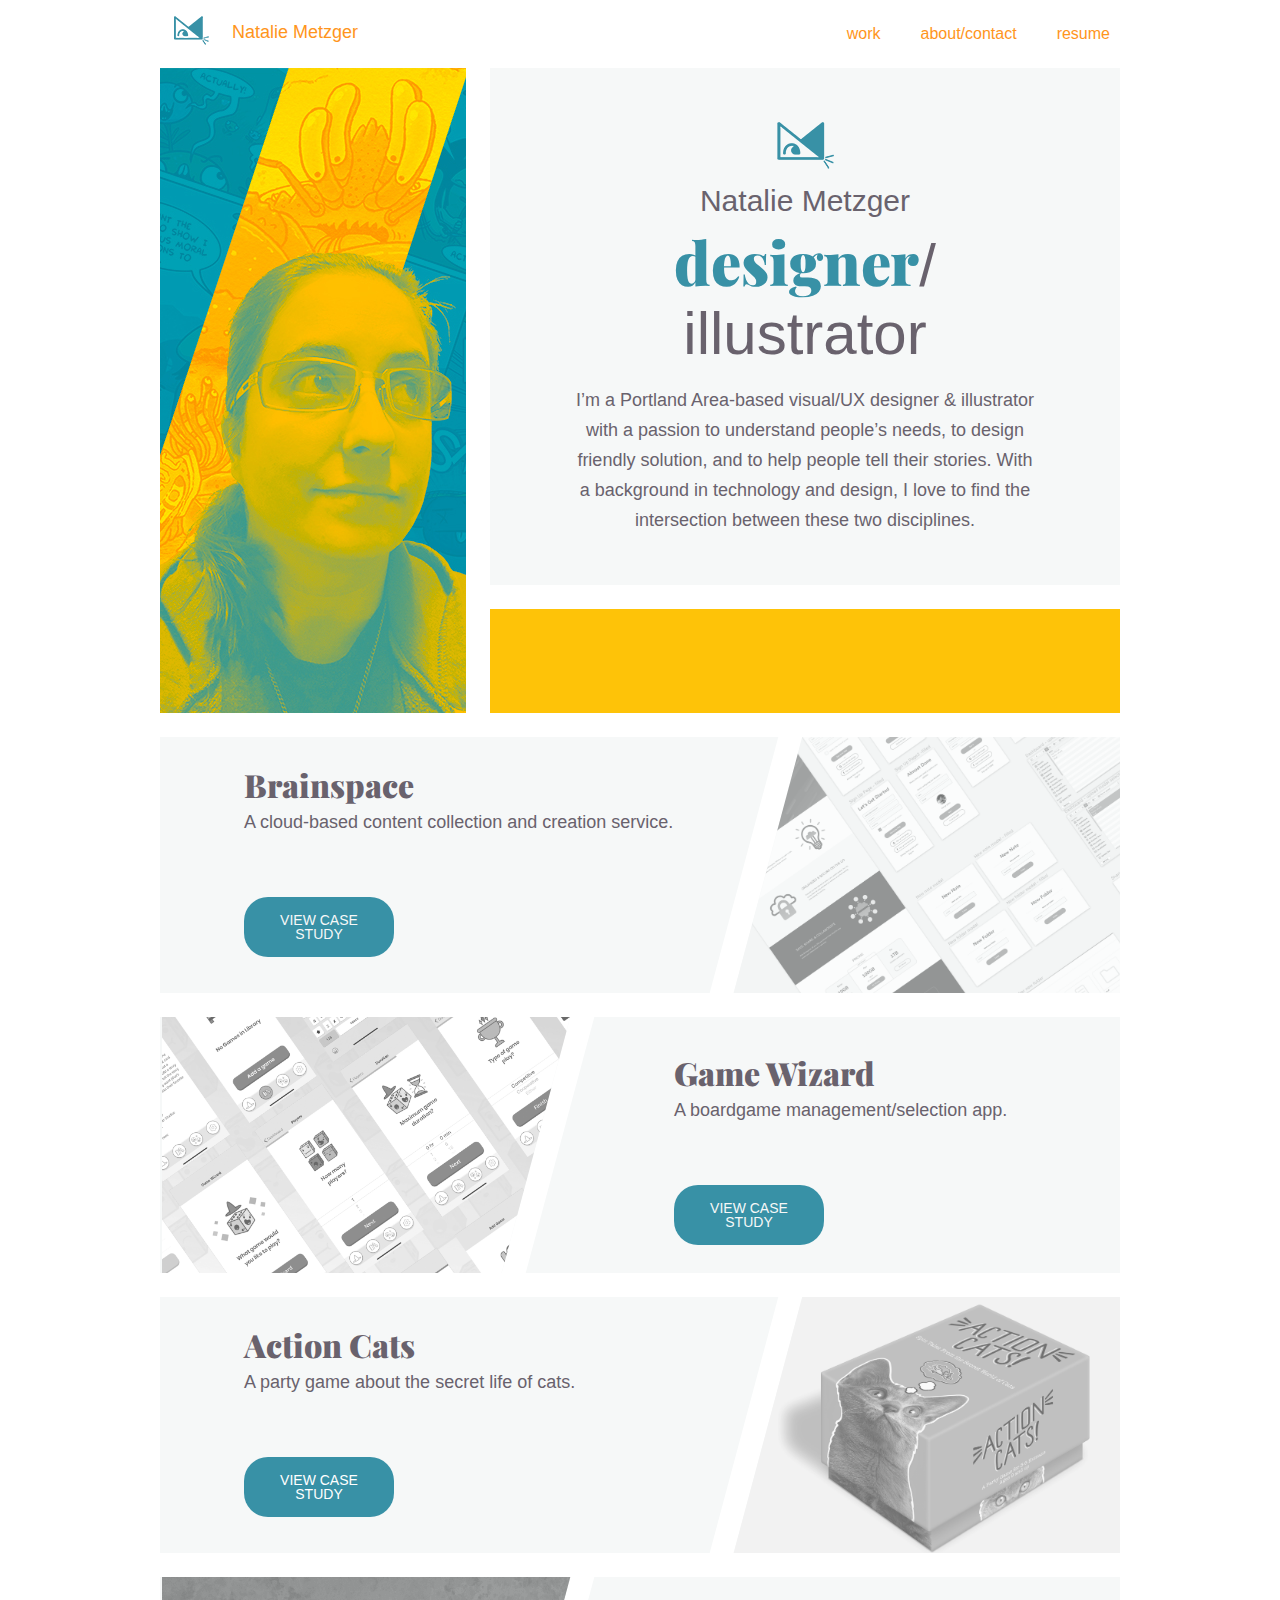
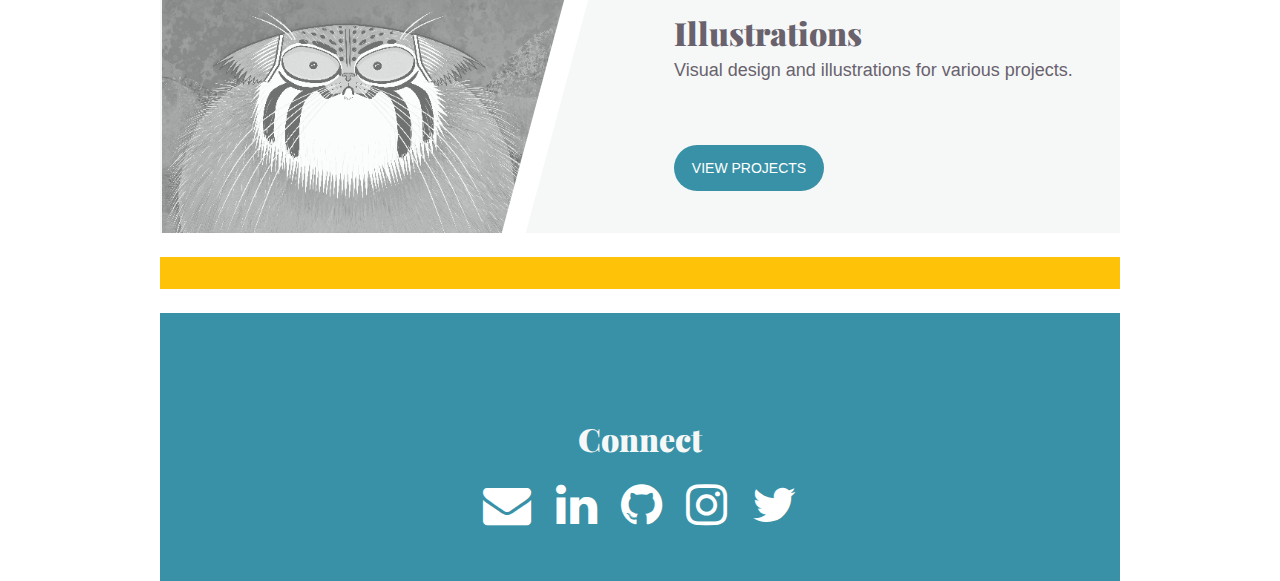
<file: index.html>
<!DOCTYPE html>
<html lang="en">
  <head>
    <!-- Global site tag (gtag.js) - Google Analytics -->
    <script async src="https://www.googletagmanager.com/gtag/js?id=UA-660862-6"></script>
    <script>
      window.dataLayer = window.dataLayer || [];
      function gtag(){dataLayer.push(arguments);}
      gtag('js', new Date());

      gtag('config', 'UA-660862-6');
    </script>

    <title>Portfolio | Natalie Metzger</title>
    <meta name="viewport" content="width=device-width, initial-scale=1">

    <!-- Favion -->
    <link rel="shortcut icon" href="/favicon.ico" type="image/x-icon">
    <link rel="icon" href="/favicon.ico" type="image/x-icon">

    <!-- Custom Styles -->
    <link rel="stylesheet" type="text/css" href="css/reset.css">
    <link rel="stylesheet" type="text/css" href="css/normalize.css">
    <link rel="stylesheet" type="text/css" href="css/style.css">
    <link href="https://unpkg.com/aos@2.3.4/dist/aos.css" rel="stylesheet">

    <!-- Fonts -->
    <link href="https://fonts.googleapis.com/css?family=Playfair+Display:400,700,900" rel="stylesheet">

    <!-- Font Awesome Icons for Social Media -->
    <link rel="stylesheet" href="https://cdnjs.cloudflare.com/ajax/libs/font-awesome/4.7.0/css/font-awesome.min.css">

  </head>
  <body data-aos-easing="ease" data-aos-duration="1300" data-aos-delay="0">

    <!-- TOP NAVIGATION -->
    <div class="nav-container">
      <nav>
          <a href="index.html"><img src="images/logo-sm.png" class="nav-logo" alt="Personal logo"></a>
          <div class="nav-name">
                <a href="index.html">Natalie Metzger</a>
          </div>
          <!-- hidden checkbox is used as click reciever for :checked selector -->
          <input class="menu-btn" type="checkbox" id="menu-btn" />

          <!-- label class used for tageting the checkbox -->
          <label class="menu-icon" for="menu-btn"><span class="navicon"></span></label>

          <ul class="menu">
            <li><a href="index.html">work</a></li>
            <li><a href="about.html">about/contact</a></li>
            <li><a href="pdfs/Natalie Metzger Resume.pdf" target="_blank">resume</a></li>
          </ul>
      </nav>
    </div>

    <div class="container">
      <!-- HERO -->
      <div class="portrait-lg"></div>
      <header class="hero">
        <section class="portrait">
          <div data-aos="zoom-in"><img src="images/portrait-sm.png" alt="Portrait image"></div>
        </section>
        <section class="hero-copy">
          <img src="images/logo.png" alt="Personal logo icon">
          <h4>Natalie Metzger</h4>
          <h2>designer<span>/</span></h2>
          <h1>illustrator</h1>
          <p>I’m a Portland Area-based visual/UX designer &amp; illustrator with a passion to understand people’s needs, to design friendly solution, and to help people tell their stories. With a background in technology and design, I love to find the intersection between these two disciplines.</p>
        </section>
        <div class="hero-stripe"></div>
      </header>

      <!-- PROJECTS -->
      <!--main class="projects"-->

      <!-- Brainspace Project -->
      <article class="project-brainspace">
        <section class="project-image-sm">
          <img src="images/brainspace.png" alt="Brainspace project graphic">
        </section>
        <section class="project-brainspace-copy">
          <h3>Brainspace</h3>
          <p>A cloud-based content collection and creation service.</p>
          <div class="link-button"><a href="projects/case-study-brainspace.html">View Case Study</a></div>
        </section>
        <div class="project-brainspace-gap"><div class="project-brainspace-lg"></div></div>
      </article>


      <!-- Game Wizard Project -->
      <article class="project-gamewizard">
        <section class="project-image-sm">
          <img src="images/gameapp.png" alt="Game App project graphic">
        </section>
        <div class="project-gamewizard-gap"><div class="project-gamewizard-lg"></div></div>
        <section class="project-gamewizard-copy">
          <h3>Game Wizard</h3>
          <p>A boardgame management/selection app.</p>
          <div class="link-button"><a href="projects/case-study-gamewizard.html">View Case Study</a></div>
        </section>
      </article>


      <!-- Action Cats Project -->
      <article class="project-actioncats">
        <section class="project-image-sm">
          <img src="images/action-cats.png" alt="Action Cats project graphic">
        </section>
        <section class="project-actioncats-copy">
          <h3>Action Cats</h3>
          <p>A party game about the secret life of cats.</p>
          <a href="projects/case-study-action-cats.html"><div class="link-button">View Case Study</div></a>
        </section>
        <div class="project-actioncats-gap"><div class="project-actioncats-lg"></div></div>
      </article>


      <!-- Illustration Projects -->
      <article class="project-illustrations">
        <section class="project-image-sm">
          <img src="images/illustrations.png" alt="Illustrations section graphic">
        </section>
        <div class="project-illustrations-gap"><div class="project-illustrations-lg"></div></div>
        <section class="project-illustrations-copy">
          <h3>Illustrations</h3>
          <p>Visual design and illustrations for various projects.</p>
          <a href="http://www.thefuzzyslug.com/work"><div class="link-button">View Projects</div></a>
        </section>
      </article>

    <!--/main-->


    <!-- FOOTER -->
      <div class="bottom-stripe"></div>
      <footer>
        <section class="footer-logo" data-aos="zoom-in">
          <img src="images/logo-yellow.png" alt="Yellow personal logo">
        </section>
        <section class="footer-connect">
          <h3>Connect</h3>
        </section>
        <section class="social-buttons">
          <a href="mailto:natalie@thefuzzyslug.com"><i class="fa fa-envelope fa-3x faa-envelope animated-hover" aria-hidden="true"></i></a>
          <a href="https://www.linkedin.com/in/natalie-metzger-39028631/"><i class="fa fa-linkedin fa-3x faa-linkedin animated-hover" aria-hidden="true"></i></a>
          <a href="https://github.com/nmetzger"><i class="fa fa-github fa-3x" aria-hidden="true"></i></a>
          <a href="https://www.instagram.com/thefuzzyslug/"><i class="fa fa-instagram fa-3x" aria-hidden="true"></i></a>
          <a href="https://twitter.com/minitotoro"><i class="fa fa-twitter fa-3x" aria-hidden="true"></i></a>
        </section>
      </footer>
    </div> <!-- END CONTAINER -->
    <script src="https://unpkg.com/aos@next/dist/aos.js"></script>
    <script src="js/effects.js"></script>
  </body>
</html>
</file>
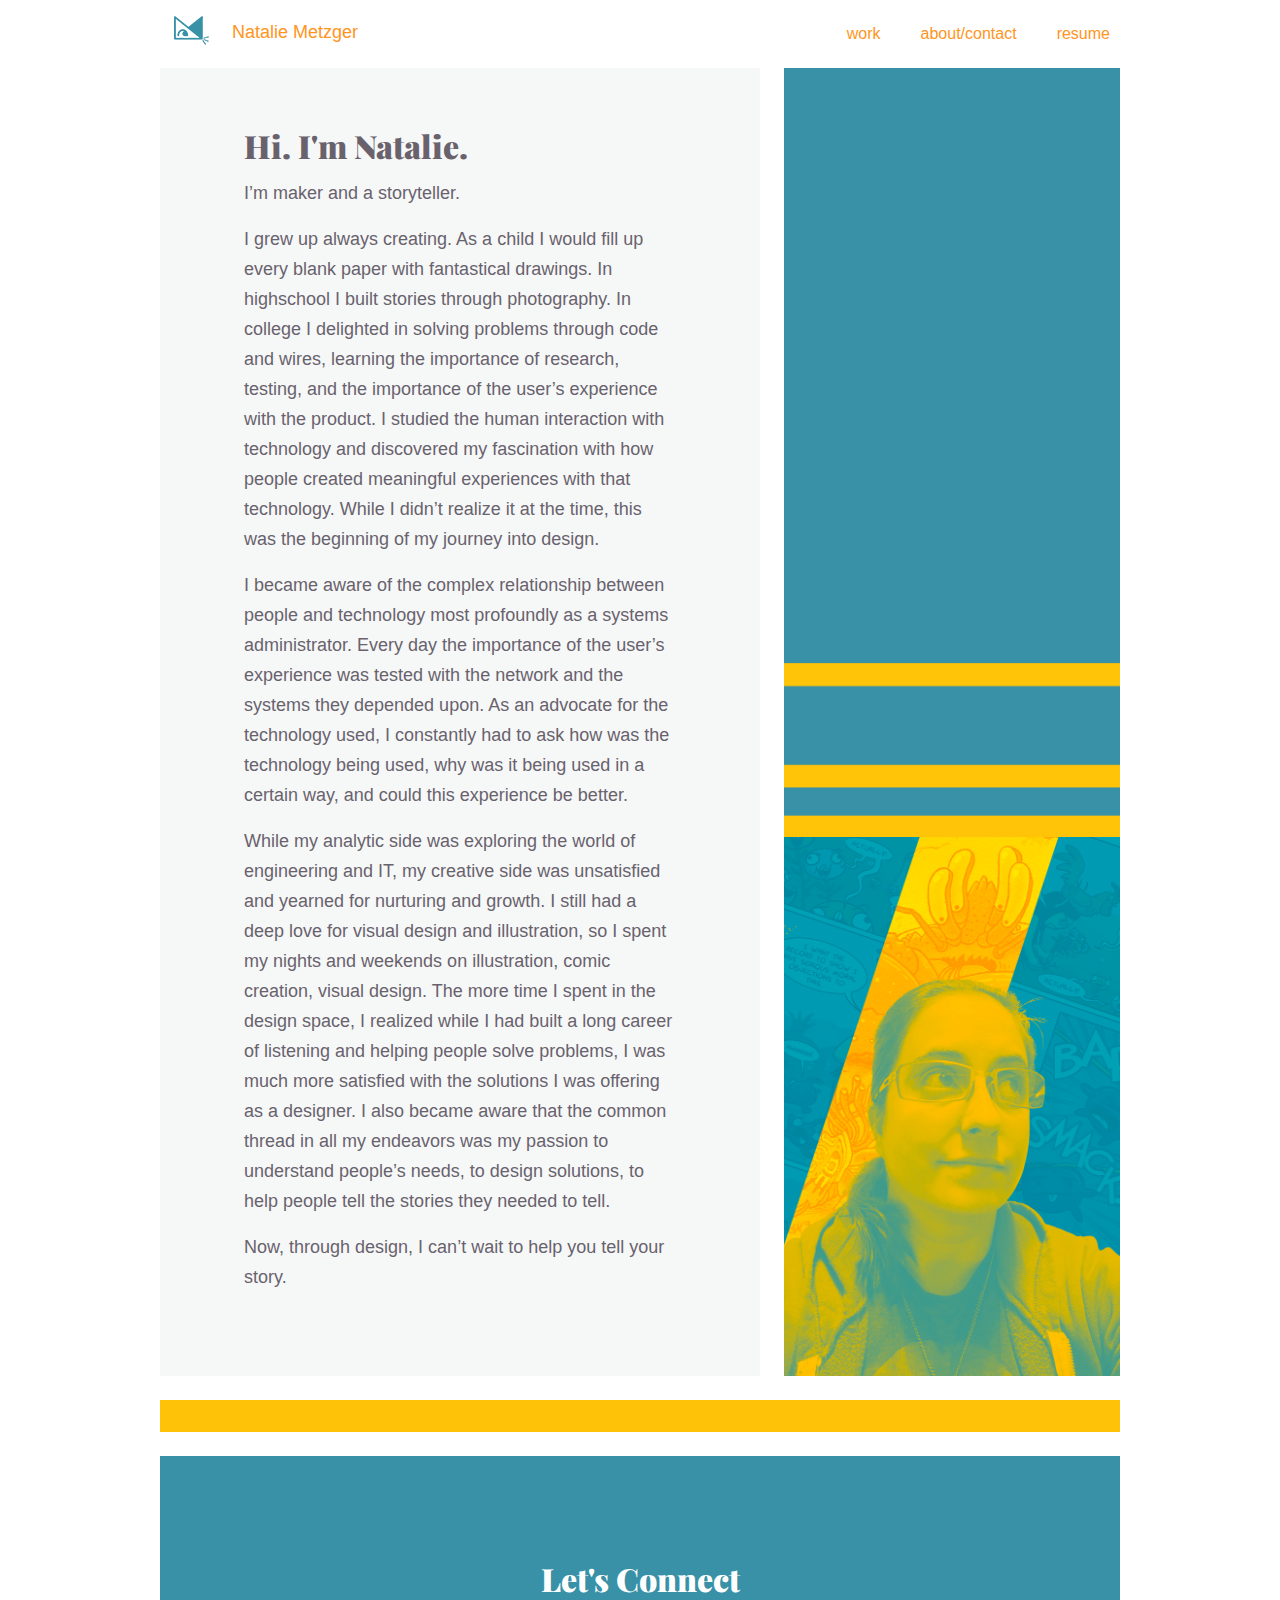
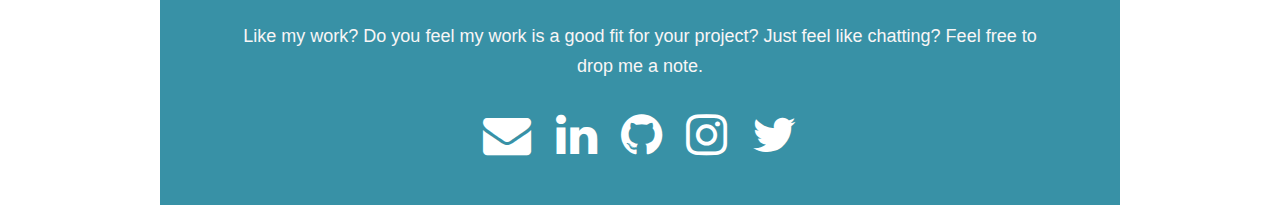
<file: about.html>
<!DOCTYPE html>
<html lang="en">
  <head>
    <!-- Global site tag (gtag.js) - Google Analytics -->
    <script async src="https://www.googletagmanager.com/gtag/js?id=UA-660862-6"></script>
    <script>
      window.dataLayer = window.dataLayer || [];
      function gtag(){dataLayer.push(arguments);}
      gtag('js', new Date());

      gtag('config', 'UA-660862-6');
    </script>

    <title>Portfolio | Natalie Metzger | About</title>
    <meta name="viewport" content="width=device-width, initial-scale=1">
    
    <!-- Favion -->
    <link rel="shortcut icon" href="/favicon.ico" type="image/x-icon">
    <link rel="icon" href="/favicon.ico" type="image/x-icon">
    
    <!-- Custom Styles -->
    <link rel="stylesheet" type="text/css" href="css/reset.css">
    <link rel="stylesheet" type="text/css" href="css/normalize.css"> 
    <link rel="stylesheet" type="text/css" href="css/style.css">
    <link href="https://unpkg.com/aos@2.3.4/dist/aos.css" rel="stylesheet">
    
    <!-- Fonts -->
    <link href="https://fonts.googleapis.com/css?family=Playfair+Display:400,700,900" rel="stylesheet">
    
    <!-- Font Awesome Icons for Social Media -->
    <link rel="stylesheet" href="https://cdnjs.cloudflare.com/ajax/libs/font-awesome/4.7.0/css/font-awesome.min.css">

  </head>
  <body data-aos-easing="ease" data-aos-duration="1300" data-aos-delay="0">
    
    <!-- TOP NAVIGATION -->
    <div class="nav-container">
      <nav>
          <a href="index.html"><img src="images/logo-sm.png" class="nav-logo" alt="Personal logo"></a>
          <div class="nav-name">
                <a href="index.html">Natalie Metzger</a> 
          </div>
          <!-- hidden checkbox is used as click reciever for :checked selector -->
          <input class="menu-btn" type="checkbox" id="menu-btn" />

          <!-- label class used for tageting the checkbox -->
          <label class="menu-icon" for="menu-btn"><span class="navicon"></span></label>

          <ul class="menu">
            <li><a href="index.html">work</a></li>
            <li><a href="about.html">about/contact</a></li>
            <li><a href="pdfs/Natalie%20Metzger%202018%20Resume%20-%20Design.pdf" target="_blank">resume</a></li>
          </ul>
      </nav>
    </div>
    
    <div class="about-container">
      
      <article class="about">
        <section class="portrait">
          <div data-aos="zoom-in"><img src="images/portrait-sm.png" alt="Portrait graphic"></div>
        </section>
        <div class="about-copy">
          <span class="about-title">
            <h3>Hi. I'm Natalie.</h3>
            <p>I’m maker and a storyteller.</p>
          </span>

          <p>I grew up always creating. As a child I would fill up every blank paper with fantastical drawings. In highschool I built stories through photography. In college I delighted in solving problems through code and wires, learning the importance of research, testing, and the importance of the user’s experience with the product. I studied the human interaction with technology and discovered my fascination with how people created meaningful experiences with that technology. While I didn’t realize it at the time, this was the beginning of my journey into design.</p>

          <p>I became aware of the complex relationship between people and technology most profoundly as a systems administrator. Every day the importance of the user’s experience was tested with the network and the systems they depended upon. As an advocate for the technology used, I constantly had to ask how was the technology being used, why was it being used in a certain way, and could this experience be better.</p>

          <p>While my analytic side was exploring the world of engineering and IT, my creative side was unsatisfied and yearned for nurturing and growth. I still had a deep love for visual design and illustration, so I spent my nights and weekends on illustration, comic creation, visual design. The more time I spent in the design space, I realized while I had built a long career of listening and helping people solve problems, I was much more satisfied with the solutions I was offering as a designer. I also became aware that the common thread in all my endeavors was my passion to understand people’s needs, to design solutions, to help people tell the stories they needed to tell.</p>

        <p> Now, through design, I can’t wait to help you tell your story.</p>
        </div>
      </article>
      <div class="about-portrait-lg"></div>
      <div class="stripe"></div>
      
      <!-- CONTACT -->
      <section id="hire" class="form-box">
        <div data-aos="zoom-in"><img class="form-logo" src="images/logo-yellow.png"></div>
        <h3>Let's Connect</h3>
        <p>Like my work? Do you feel my work is a good fit for your project? Just feel like chatting? Feel free to drop me a note.</p>
        <section class="social-buttons">
          <a href="mailto:natalie@thefuzzyslug.com"><i class="fa fa-envelope fa-3x faa-envelope animated-hover" aria-hidden="true"></i></a>
          <a href="https://www.linkedin.com/in/natalie-metzger-39028631/"><i class="fa fa-linkedin fa-3x faa-linkedin animated-hover" aria-hidden="true"></i></a>
          <a href="https://github.com/nmetzger"><i class="fa fa-github fa-3x" aria-hidden="true"></i></a>
          <a href="https://www.instagram.com/thefuzzyslug/"><i class="fa fa-instagram fa-3x" aria-hidden="true"></i></a>
          <a href="https://twitter.com/minitotoro"><i class="fa fa-twitter fa-3x" aria-hidden="true"></i></a>
        </section>
        <!-- form to be activated at a later time -->
        <!--form>
              <div class="field name-box">
                    <input type="text" id="name" placeholder="first and last name...">
                    <label for="name">name</label>
                    <span class="ss-icon">check</span>
              </div>

              <div class="field email-box">
                <input type="text" id="email" placeholder="name@email.com">
                    <label for="email">email</label>
                    <span class="ss-icon">check</span>
              </div>

              <div class="field msg-box">
                <textarea id="msg" rows="4" placeholder="type your message..."></textarea>
                    <label for="msg">message</label>
                    <span class="ss-icon">check</span>
              </div>

              <input class="button" type="submit" value="Send" />
        </form-->
      </section>
      <script src="js/contact.js"></script>
    </div>
    <script src="https://unpkg.com/aos@next/dist/aos.js"></script>
    <script src="js/effects.js"></script>
  </body>
</html>
</file>
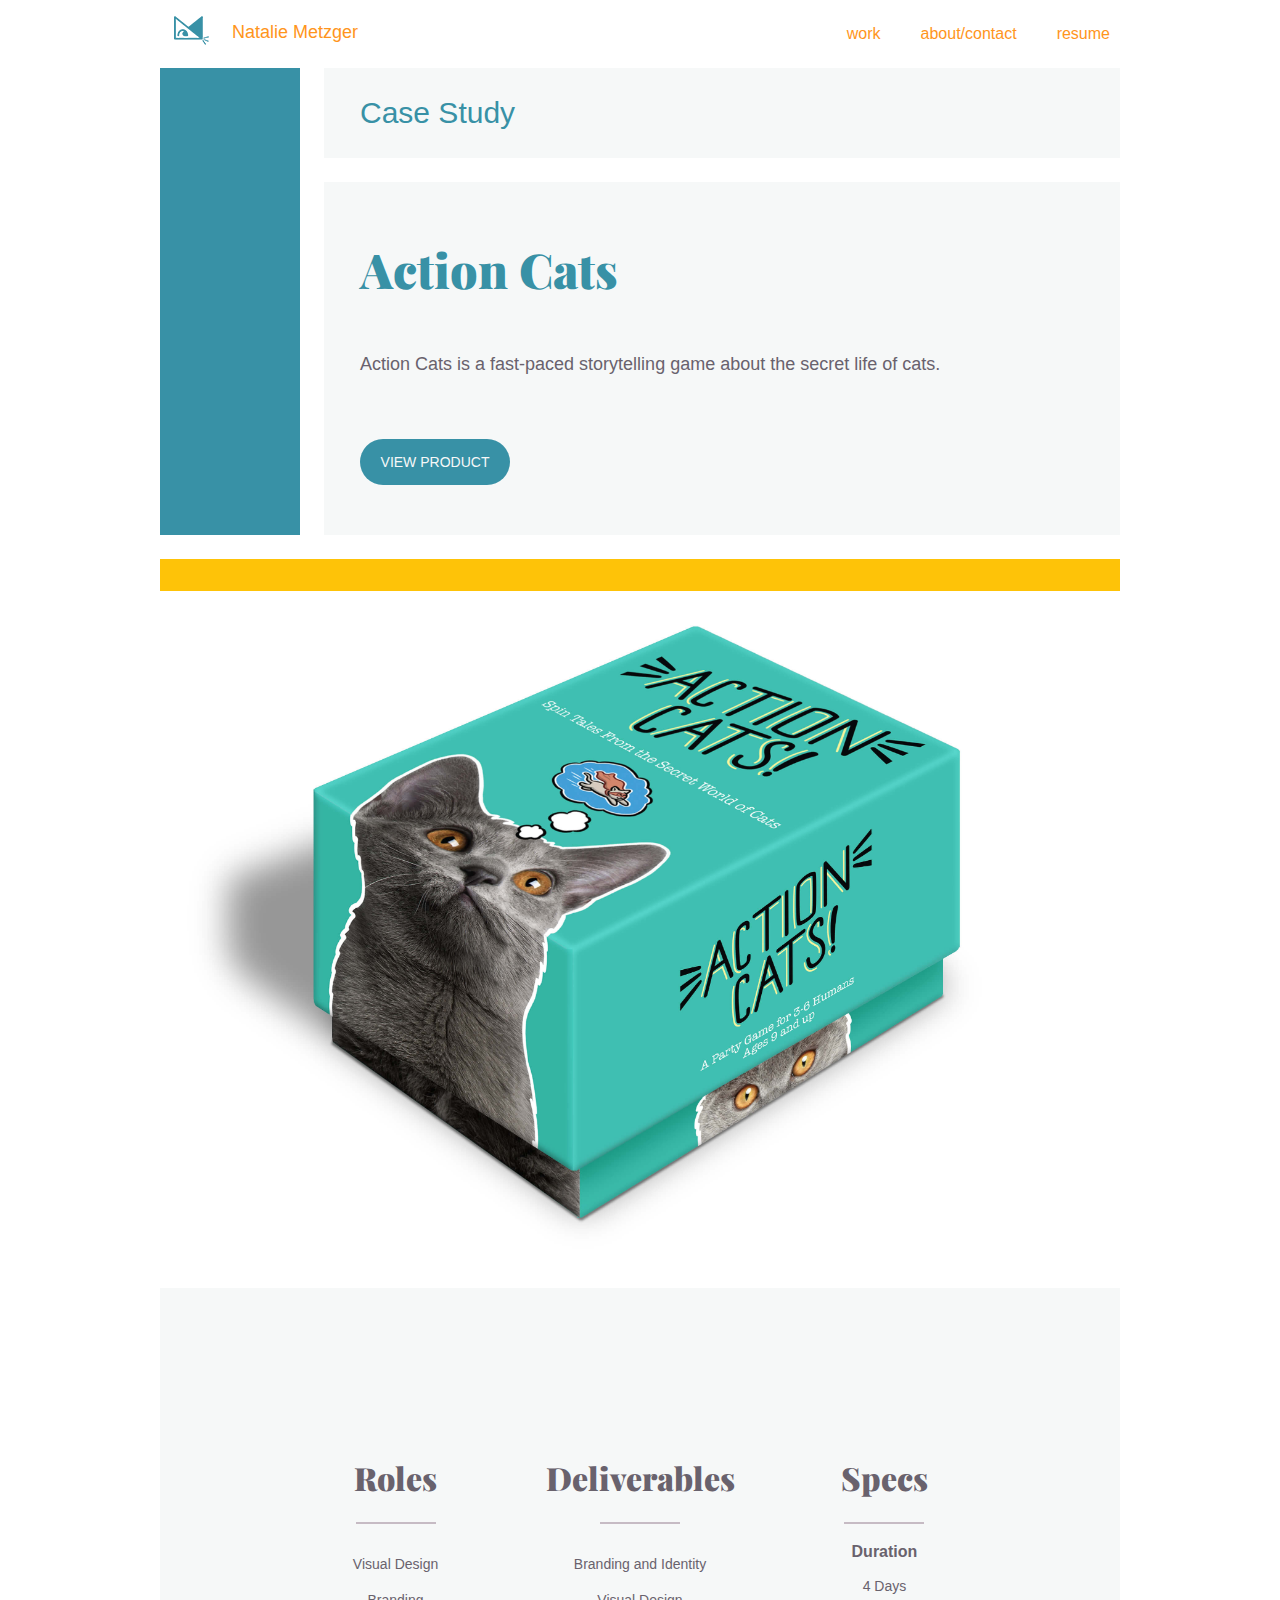
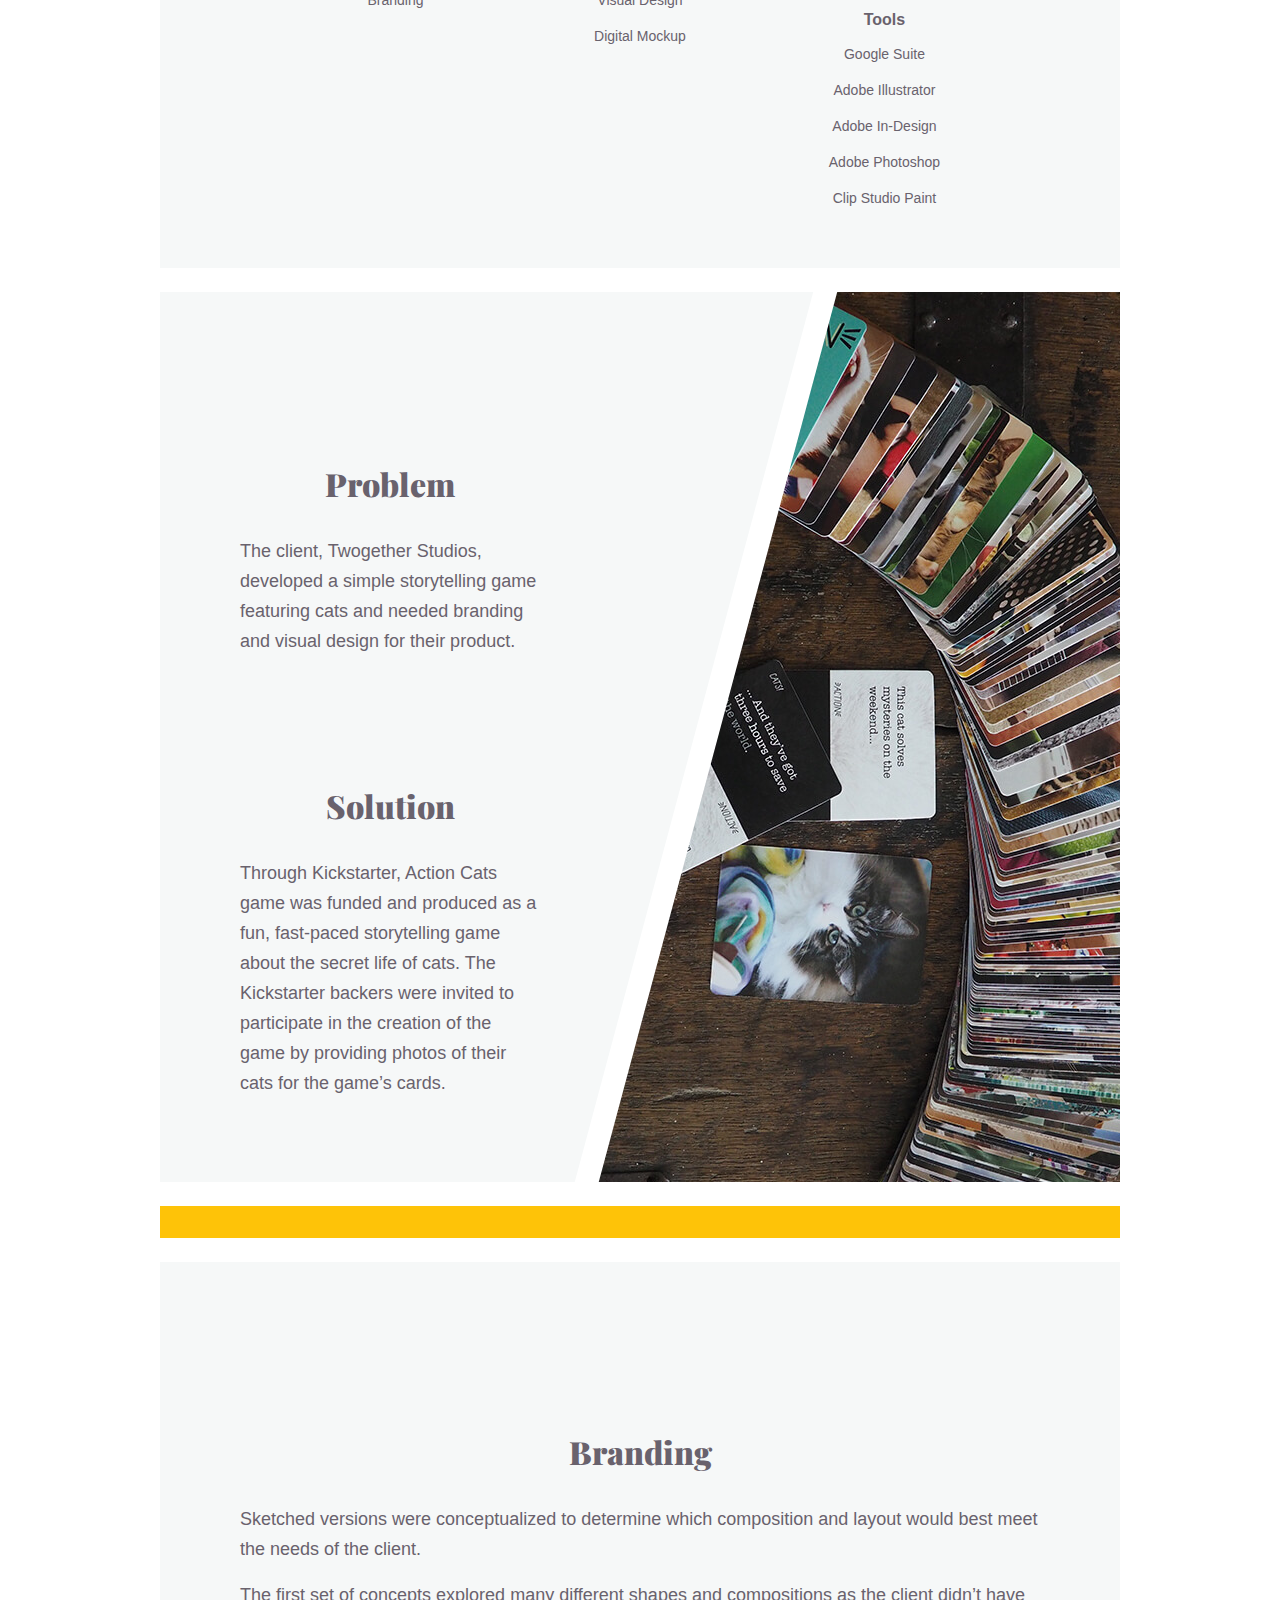
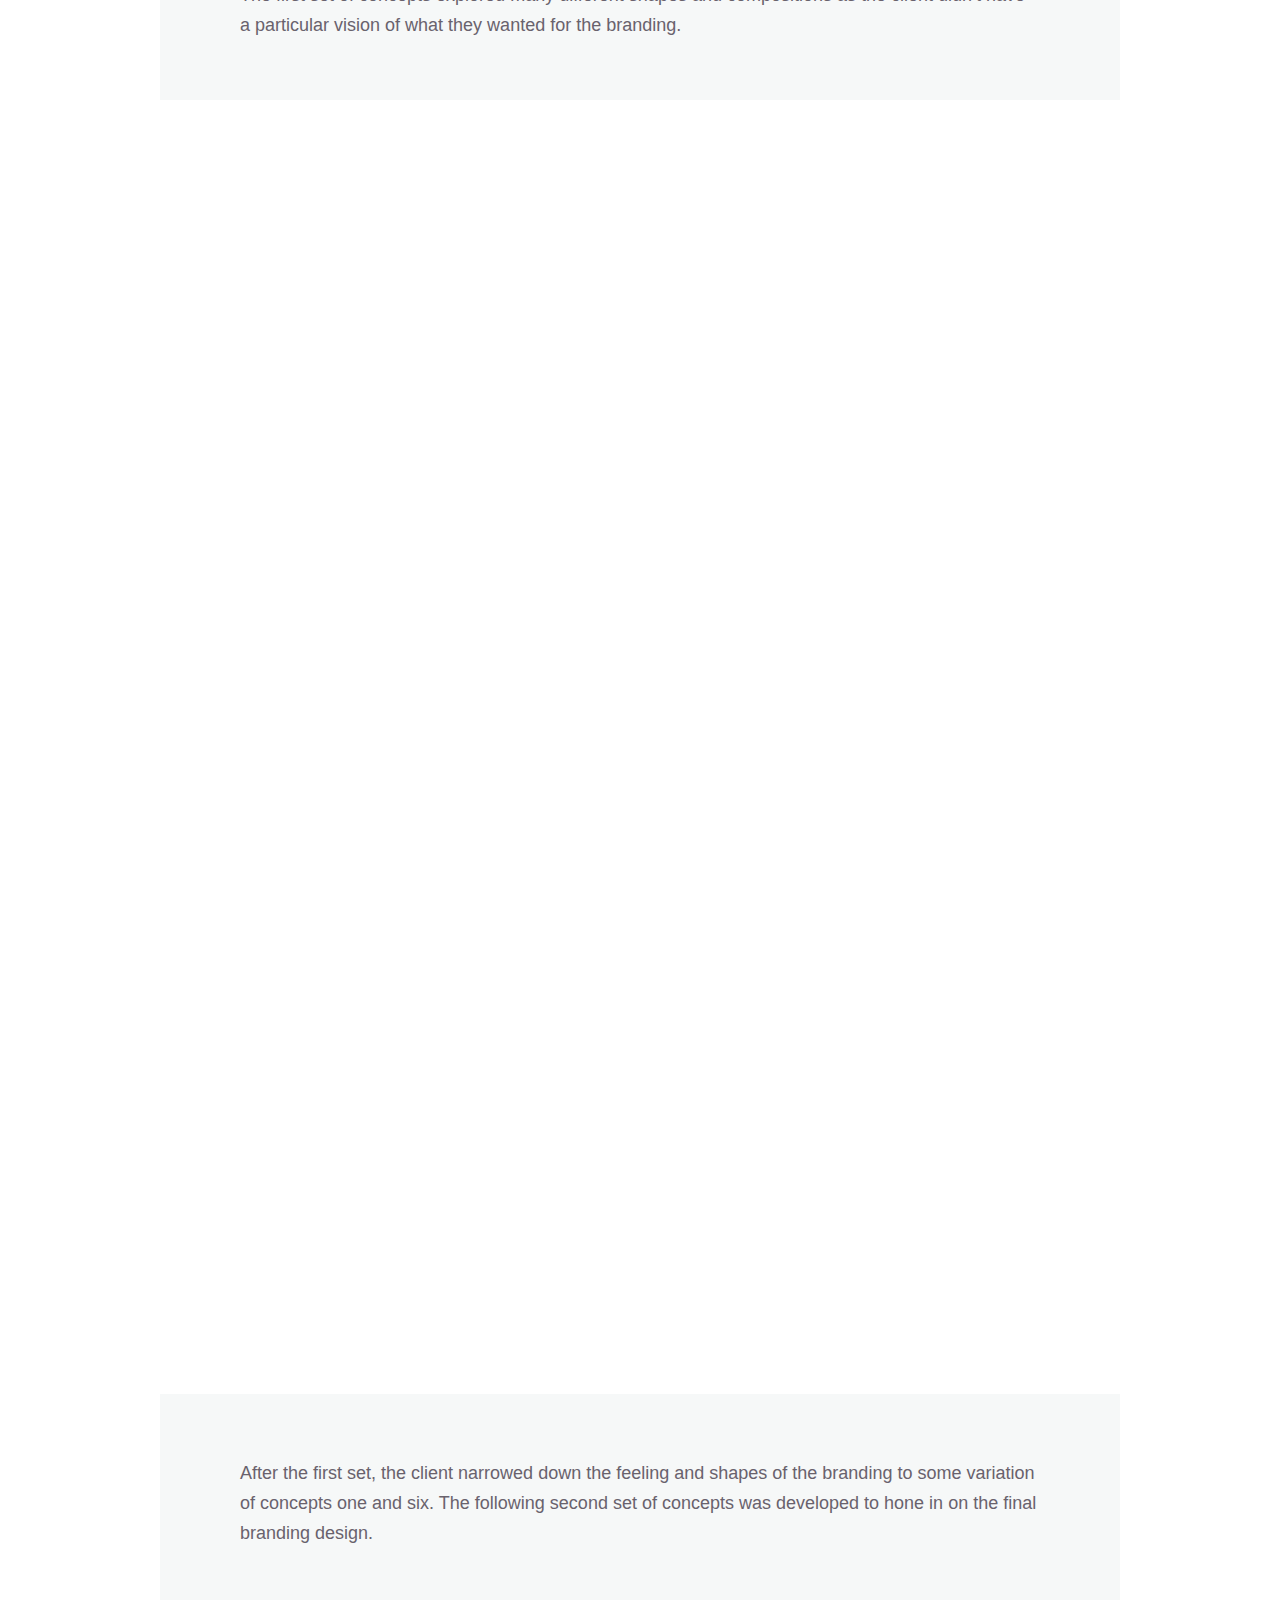
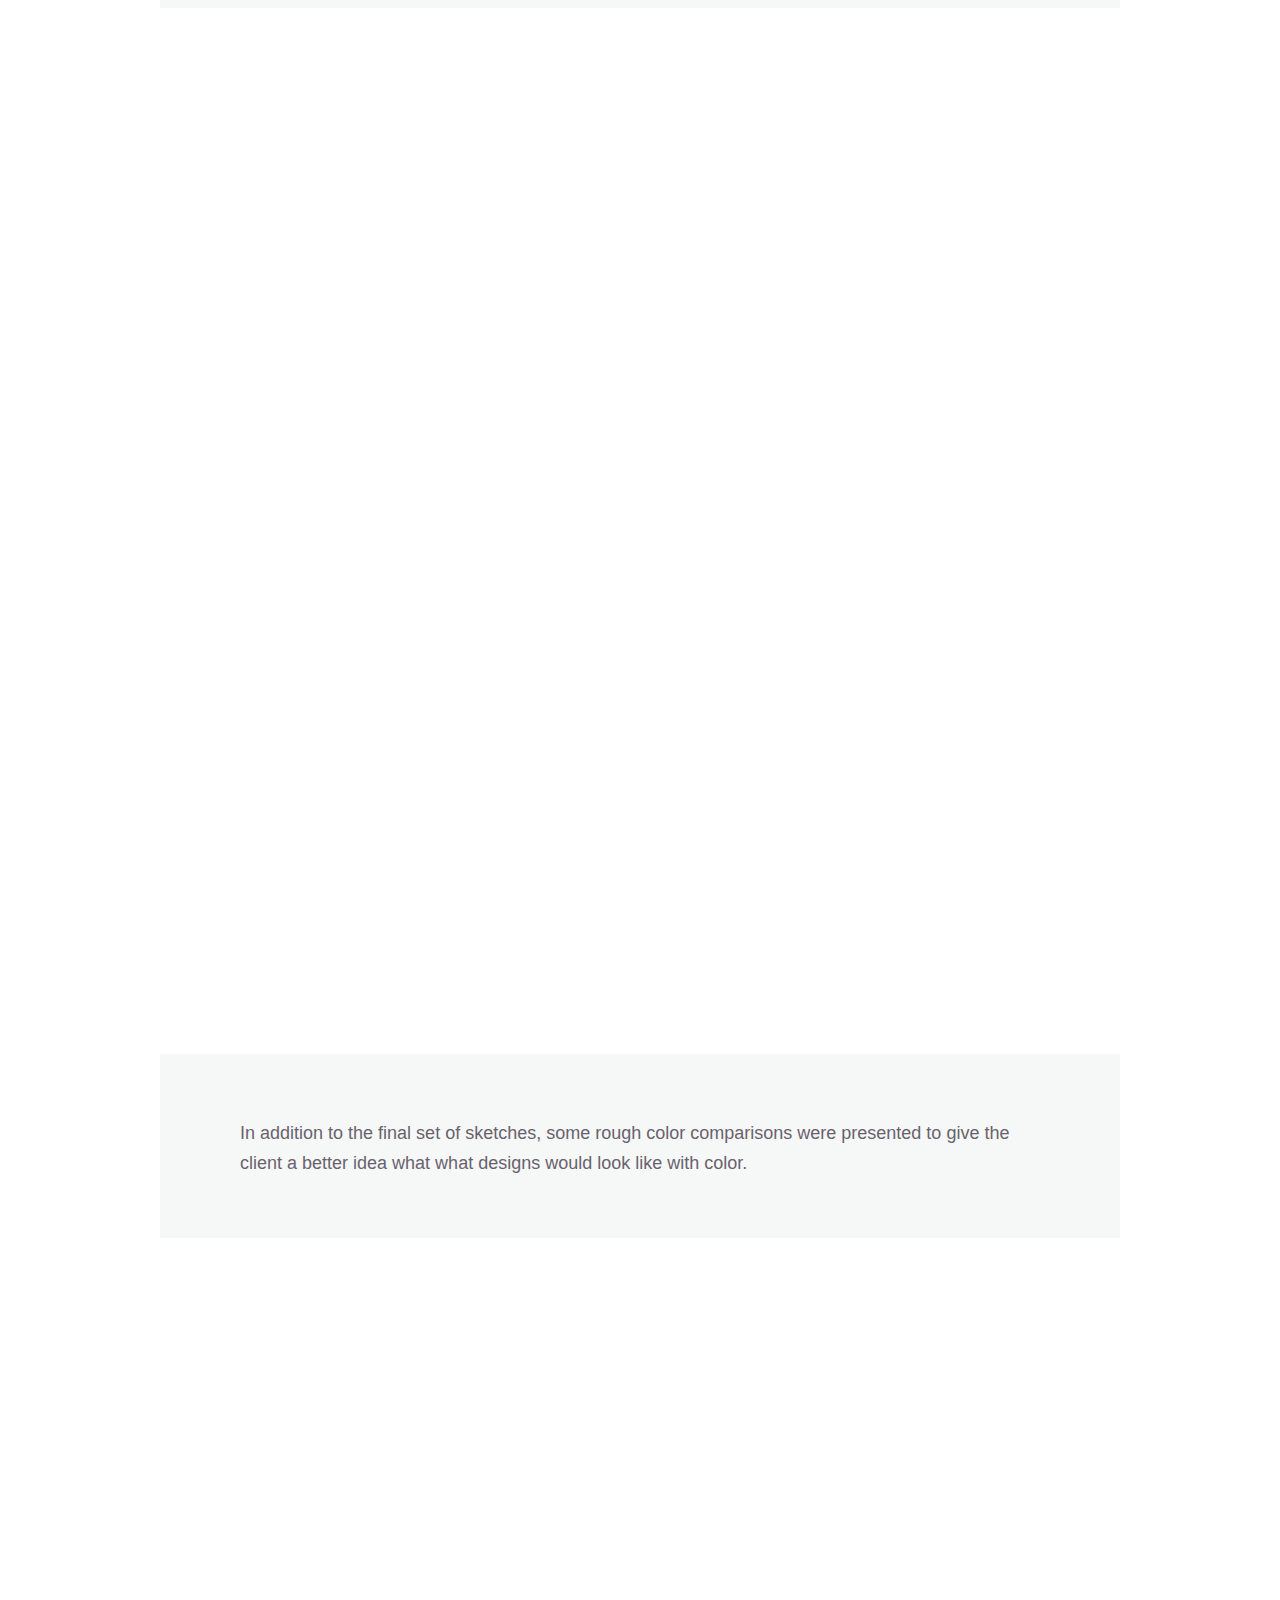
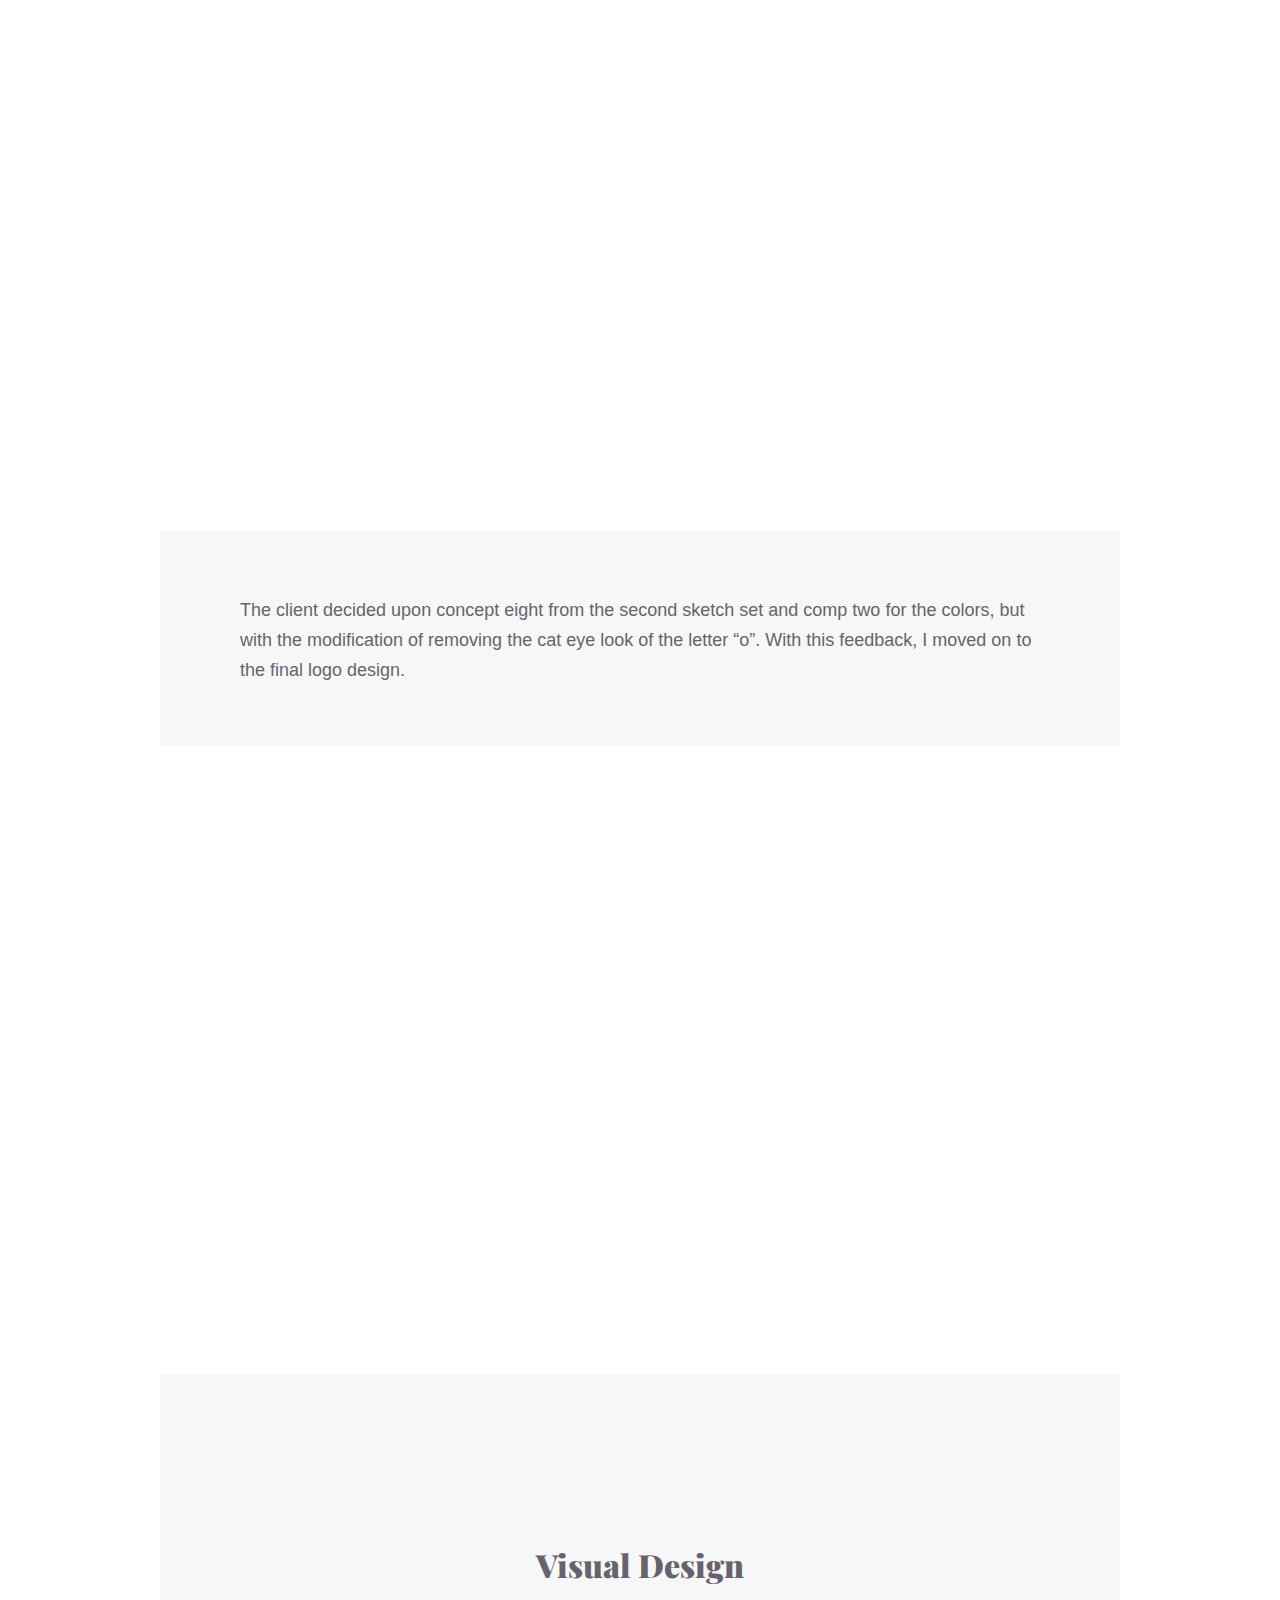
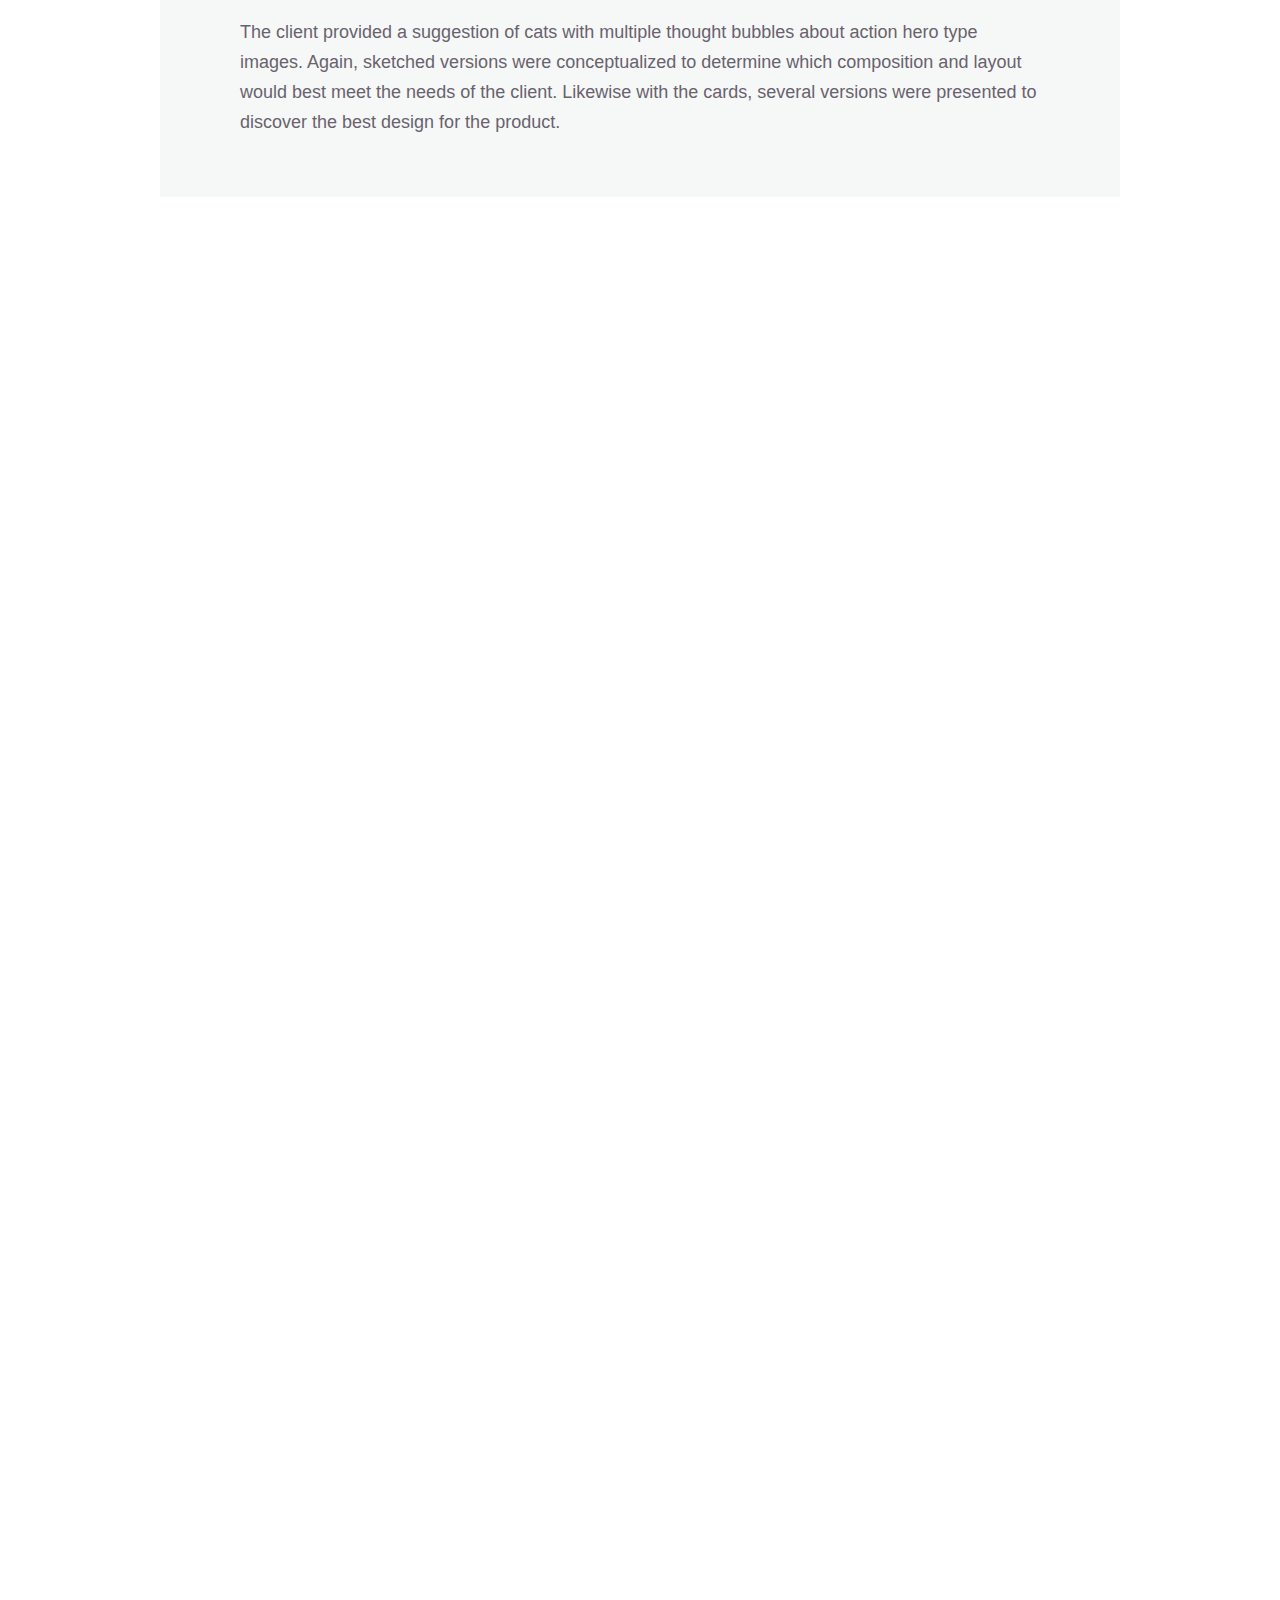
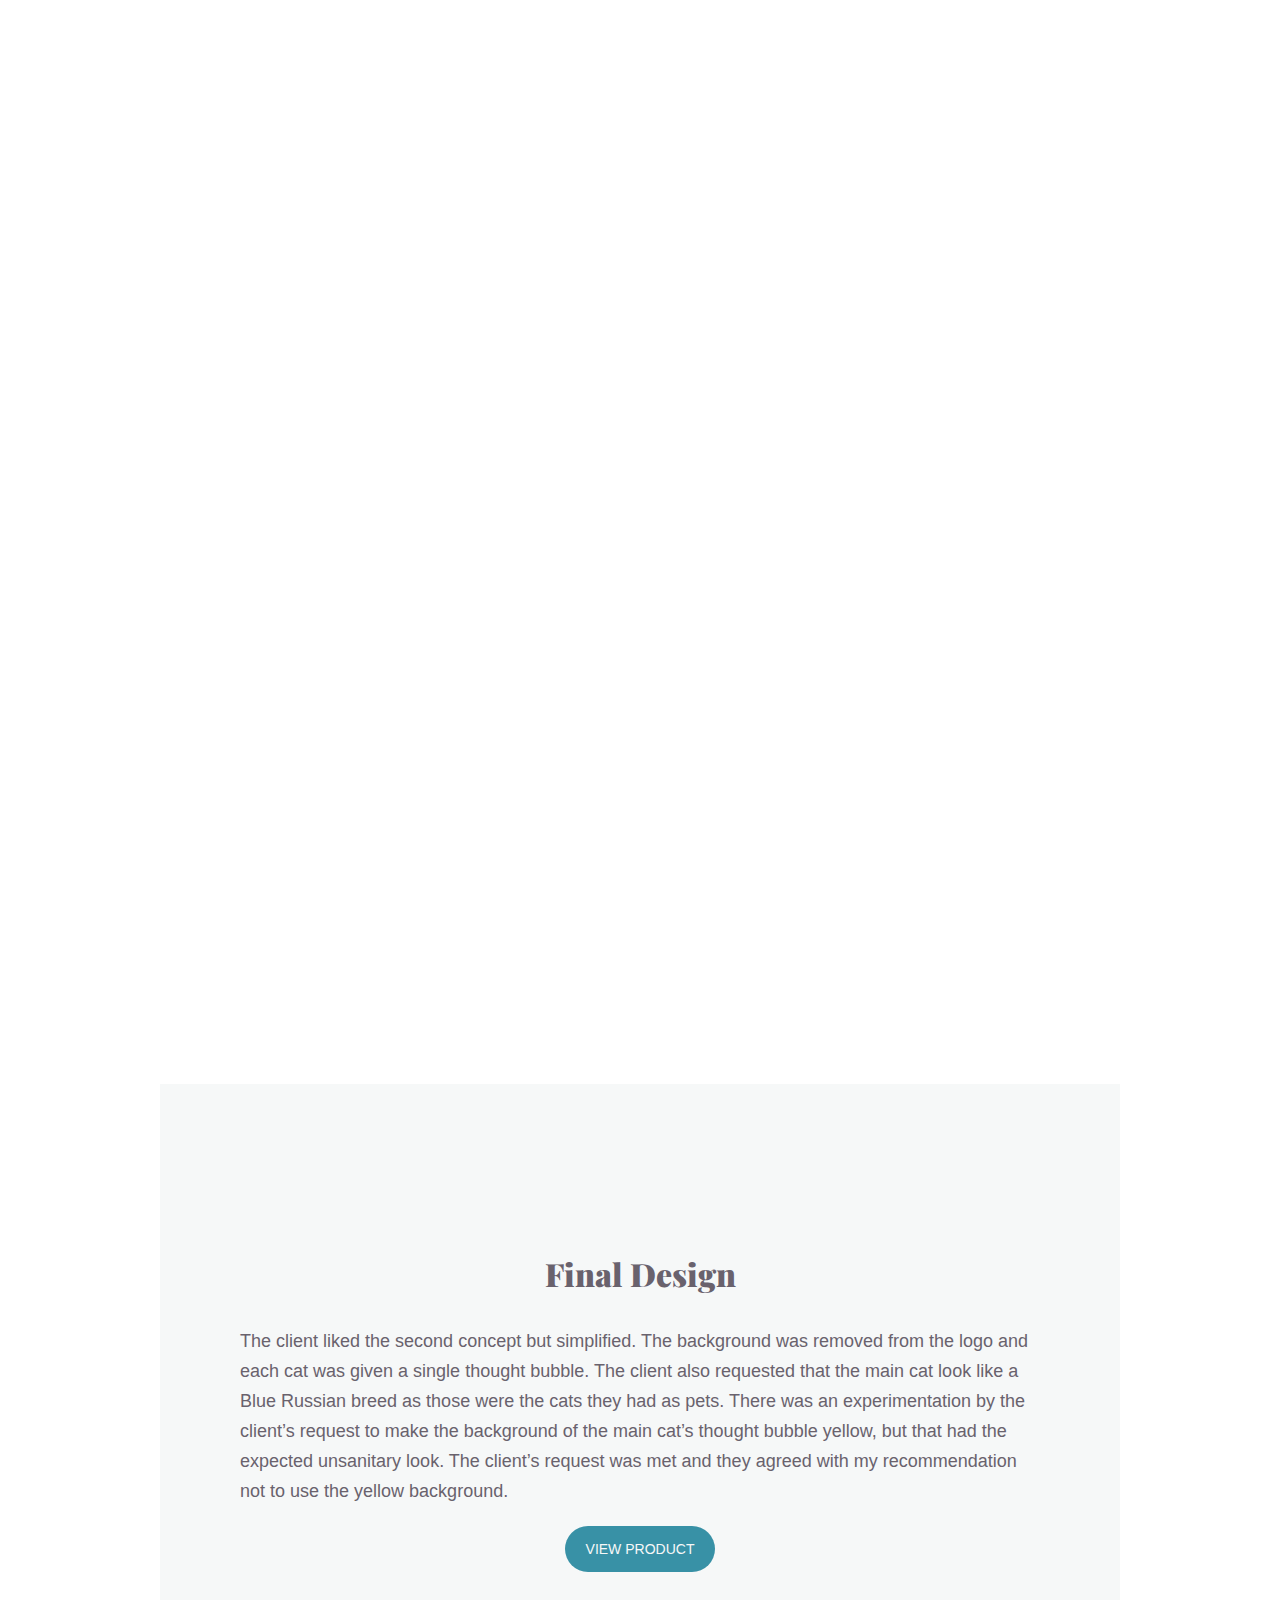
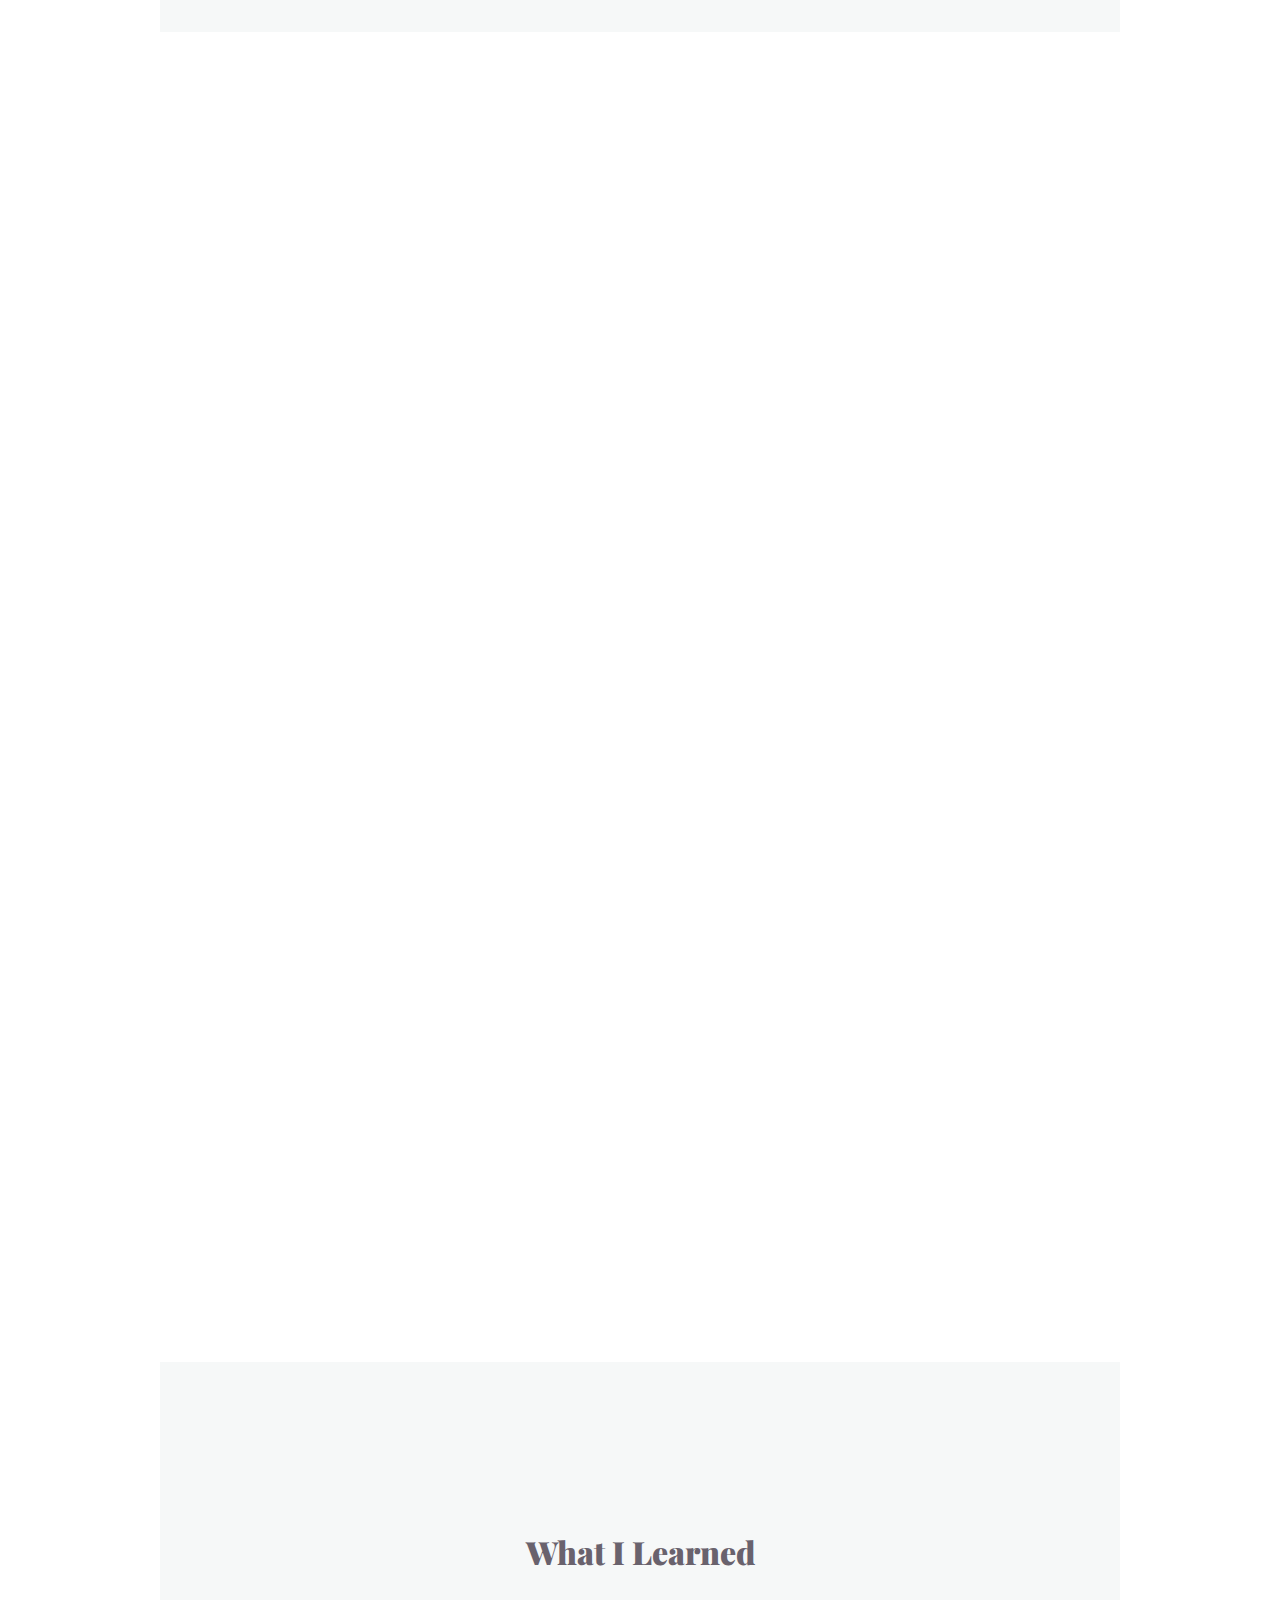
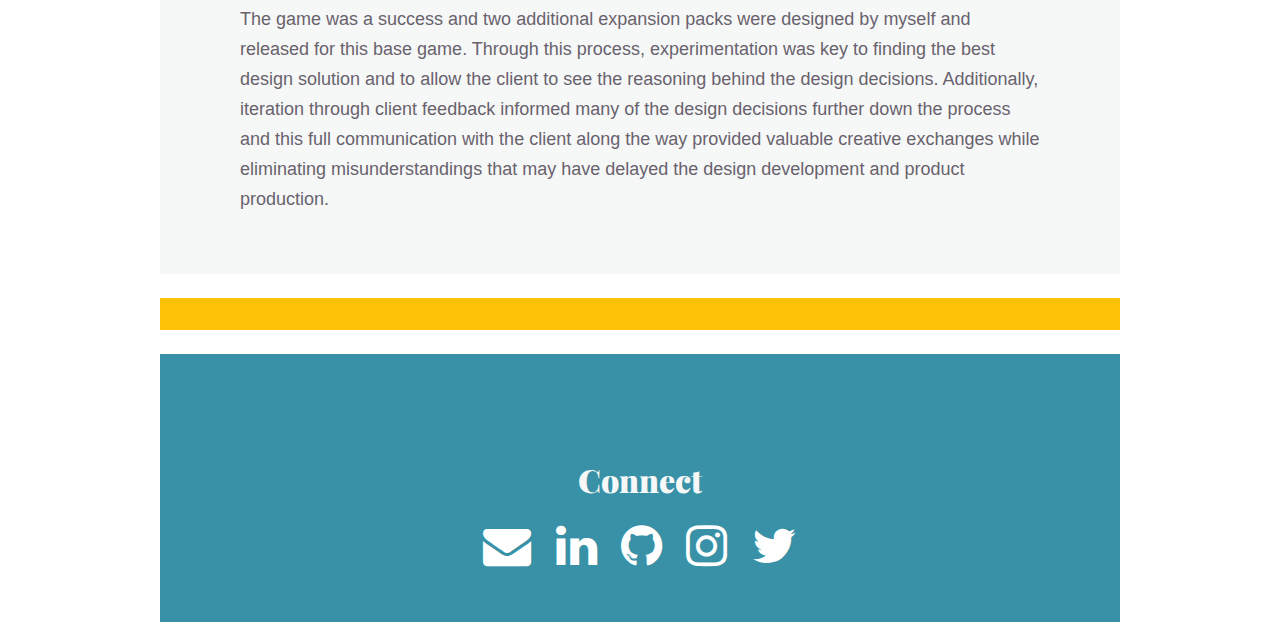
<file: projects/case-study-action-cats.html>
<!DOCTYPE html>
<html lang="en">
  <head>
    <!-- Global site tag (gtag.js) - Google Analytics -->
    <script async src="https://www.googletagmanager.com/gtag/js?id=UA-660862-6"></script>
    <script>
      window.dataLayer = window.dataLayer || [];
      function gtag(){dataLayer.push(arguments);}
      gtag('js', new Date());

      gtag('config', 'UA-660862-6');
    </script>

    <title>Portfolio | Natalie Metzger | Case Study Action Cats</title>
    <meta name="viewport" content="width=device-width, initial-scale=1">

    <!-- Favion -->
    <link rel="shortcut icon" href="/favicon.ico" type="image/x-icon">
    <link rel="icon" href="/favicon.ico" type="image/x-icon">

    <!-- Custom Styles -->
    <link rel="stylesheet" type="text/css" href="../css/reset.css">
    <link rel="stylesheet" type="text/css" href="../css/normalize.css">
    <link rel="stylesheet" type="text/css" href="../css/style.css">
    <link href="https://unpkg.com/aos@2.3.4/dist/aos.css" rel="stylesheet">

    <!-- Fonts -->
    <link href="https://fonts.googleapis.com/css?family=Playfair+Display:400,700,900" rel="stylesheet">

    <!-- Font Awesome Icons for Social Media -->
    <link rel="stylesheet" href="https://cdnjs.cloudflare.com/ajax/libs/font-awesome/4.7.0/css/font-awesome.min.css">

  </head>
  <body data-aos-easing="ease" data-aos-duration="1300" data-aos-delay="0">

    <!-- TOP NAVIGATION -->
    <div class="nav-container">
      <nav>
          <a href="../index.html"><img src="../images/logo-sm.png" class="nav-logo" alt="Personal logo"></a>
          <div class="nav-name">
                <a href="../index.html">Natalie Metzger</a>
          </div>
          <!-- hidden checkbox is used as click reciever for :checked selector -->
          <input class="menu-btn" type="checkbox" id="menu-btn" />

          <!-- label class used for tageting the checkbox -->
          <label class="menu-icon" for="menu-btn"><span class="navicon"></span></label>

          <ul class="menu">
            <li><a href="../index.html">work</a></li>
            <li><a href="../about.html">about/contact</a></li>
            <li><a href="../pdfs/Natalie Metzger Resume.pdf" target="_blank">resume</a></li>
          </ul>
      </nav>
    </div>

    <div class="case-study-container">

      <div class="side-stripe"></div>
      <section class="case-study-label">
        <h4>Case Study</h4>
      </section>
      <section class="case-study-copy">
        <h2>Action Cats</h2>
        <p>Action Cats is a fast-paced storytelling game about the secret life of cats.</p>
        <div class="link-button"><a href="http://actioncatsgame.com/" target="_blank">View Product</a></div>
      </section>
      <div class="stripe"></div>
      <div class="case-study-image" id="top-image" data-aos="fade-up">
        <img src="../images/actioncats-images/action-cats-mockup.jpg" alt="Action Cats mockup">
      </div>

      <main class="case-study-page">
        <article class="roles">
          <section class="case-study-section">
            <ul>
              <li>
                <div data-aos="flip-left"><img src="../images/icons_roles.png" alt="Roles section icon"></div>
                <h3>Roles</h3>
                <hr>
                <p class="roles-paragraph">Visual Design</p>
                <p class="roles-paragraph">Branding</p>
              </li>

              <li>
                <div data-aos="flip-left"><img src="../images/icons_deliverables.png" alt="Deliverables section icon"></div>
                <h3>Deliverables</h3>
                <hr>
                <p class="roles-paragraph">Branding and Identity</p>
                <p class="roles-paragraph">Visual Design</p>
                <p class="roles-paragraph">Digital Mockup</p>
              </li>

              <li>
                <div data-aos="flip-left"><img src="../images/icons_specs.png" alt="Specifications section icon"></div>
                <h3>Specs</h3>
                <hr>
                <h5>Duration</h5>
                <p class="roles-paragraph">4 Days</p>
                <br>
                <h5>Tools</h5>
                <p class="roles-paragraph">Google Suite</p>
                <p class="roles-paragraph">Adobe Illustrator</p>
                <p class="roles-paragraph">Adobe In-Design</p>
                <p class="roles-paragraph">Adobe Photoshop</p>
                <p class="roles-paragraph">Clip Studio Paint</p>
              </li>
            </ul>
          </section>
        </article>

        <article class="case-study-problem">
          <section class="case-study-section">
            <div data-aos="flip-left"><img src="../images/icons_problem.png" alt="problem icon"></div>
            <h3>Problem</h3>
            <p>The client, Twogether Studios, developed a simple storytelling game featuring cats and needed branding and visual design for their product.</p>

            <div data-aos="flip-left"><img src="../images/icons_solution.png" alt="solution icon"></div>
            <h3>Solution</h3>
            <p>Through Kickstarter, Action Cats game was funded and produced as a fun, fast-paced storytelling game about the secret life of cats. The Kickstarter backers were invited to participate in the creation of the game by providing photos of their cats for the game’s cards.</p>
          </section>

          <div class="solution-image-gap"><div class="solution-image" id="action-cats-solution-image"></div></div>
        </article>

        <div class="stripe"></div>

        <article class="case-study-details">

          <section class="case-study-section">
            <div data-aos="flip-left"><img src="../images/icons_branding.png" alt="Branding section icon"></div>
            <h3>Branding</h3>
            <p>Sketched versions were conceptualized to determine which composition and layout would best meet the needs of the client.</p>
            <p>The first set of concepts explored many different shapes and compositions as the client didn’t have a particular vision of what they wanted for the branding.</p>
          </section>

          <section class="case-study-image" data-aos="fade-up">
              <img src="../images/actioncats-images/action-cats-logo-sketch.jpg" alt="Action Cats logo sketches - v1">
          </section>

          <section class="case-study-section">
            <p class="isolated">After the first set, the client narrowed down the feeling and shapes of the branding to some variation of concepts one and six. The following second set of concepts was developed to hone in on the final branding design. </p>
          </section>

          <section class="case-study-image" data-aos="fade-up">
              <img src="../images/actioncats-images/action-cats-logo-sketch2.jpg" alt="Action Cats logo sketches - v2">
          </section>

          <section class="case-study-section">
            <p class="isolated">In addition to the final set of sketches, some rough color comparisons were presented to give the client a better idea what what designs would look like with color. </p>
          </section>

          <section class="case-study-image" data-aos="fade-up">
              <img src="../images/actioncats-images/action-cats-logo-color-comps.jpg" alt="Action Cats logo color comps">
          </section>

          <section class="case-study-section">
            <p class="isolated">
              The client decided upon concept eight from the second sketch set and comp two for the colors, but with the modification of removing the cat eye look of the letter “o”. With this feedback, I moved on to the final logo design.
            </p>
          </section>

          <section class="case-study-image" data-aos="fade-up">
              <img src="../images/actioncats-images/action-cats-logo.jpg" alt="Action Cats logo">
          </section>


          <section class="case-study-section">
            <div class="visual-design">
              <div data-aos="flip-left"><img src="../images/icons_design.png" alt="Visual design section icon"></div>
              <h3>Visual Design</h3>
              <p>The client provided a suggestion of cats with multiple thought bubbles about action hero type images. Again, sketched versions were conceptualized to determine which composition and layout would best meet the needs of the client. Likewise with the cards, several versions were presented to discover the best design for the product.</p>
            </div>
          </section>

          <section class="case-study-image" data-aos="fade-up">
              <img src="../images/actioncats-images/action-cats-box-concepts.jpg" alt="Action Cats box concepts">
          </section>

          <section class="case-study-image" data-aos="fade-up">
              <img src="../images/actioncats-images/action-cats-cards-concepts.jpg" alt="Action Cats cards concepts">
          </section>

          <section class="case-study-section">
            <div data-aos="flip-left"><img src="../images/icons_solution.png" alt="Branding section icon"></div>
            <h3>Final Design</h3>
            <p>The client liked the second concept but simplified. The background was removed from the logo and each cat was given a single thought bubble. The client also requested that the main cat look like a Blue Russian breed as those were the cats they had as pets. There was an experimentation by the client’s request to make the background of the main cat’s thought bubble yellow, but that had the expected unsanitary look. The client’s request was met and they agreed with my recommendation not to use the yellow background.</p>
            <div class="link-button"><a href="http://actioncatsgame.com/" target="_blank">View Product</a></div>
          </section>

           <section class="case-study-image" data-aos="fade-up">
              <img src="../images/actioncats-images/action-cats-mockup.jpg" alt="Action Cats box">
          </section>
          <section class="case-study-image" data-aos="fade-up">
              <img src="../images/actioncats-images/image8.jpg" alt="Action Cats cards">
          </section>
        </article>


        <article class="case-study-conclusion">
          <section class="case-study-section">
            <div data-aos="flip-left"><img src="../images/icons_conclusion.png" alt="Conclusion section icon"></div>
            <h3>What I Learned</h3>
            <p>The game was a success and two additional expansion packs were designed by myself and released for this base game. Through this process, experimentation was key to finding the best design solution and to allow the client to see the reasoning behind the design decisions. Additionally, iteration through client feedback informed many of the design decisions further down the process and this full communication with the client along the way provided valuable creative exchanges while eliminating misunderstandings that may have delayed the design development and product production.</p>
          </section>
        </article>


      </main>

    <!-- FOOTER -->
    <div class="bottom-stripe"></div>
    <footer>
      <section class="footer-logo" data-aos="zoom-in">
        <img src="../images/logo-yellow.png" alt="Yellow personal logo">
      </section>
      <section class="footer-connect">
        <h3>Connect</h3>
      </section>
      <section class="social-buttons">
          <a href="mailto:natalie@thefuzzyslug.com"><i class="fa fa-envelope fa-3x faa-envelope animated-hover" aria-hidden="true"></i></a>
          <a href="https://www.linkedin.com/in/natalie-metzger-39028631/"><i class="fa fa-linkedin fa-3x faa-linkedin animated-hover" aria-hidden="true"></i></a>
          <a href="https://github.com/nmetzger"><i class="fa fa-github fa-3x" aria-hidden="true"></i></a>
          <a href="https://www.instagram.com/thefuzzyslug/"><i class="fa fa-instagram fa-3x" aria-hidden="true"></i></a>
          <a href="https://twitter.com/minitotoro"><i class="fa fa-twitter fa-3x" aria-hidden="true"></i></a>
      </section>
    </footer>
    </div>
    <script src="https://unpkg.com/aos@next/dist/aos.js"></script>
    <script src="../js/effects.js"></script>
  </body>
</html>
</file>
<file: css/style.css>
* {
  box-sizing: border-box;
}

:root {
  font-size: 10px;
}


/* set base-ten scaling for REM */
html {
  color: #69626D;
}

body {
  color: #69626D;
  font-family: 'aileron', sans-serif;
  font-size: 16px;
  font-weight: 400;
}


/* ANIMATION DEFINITIONS */
@keyframes slide-in {
  0% {
    left: -100%;
    opacity: 0;
  }
  50% {
    left: 0;
    opacity: 1;
  }
}

@keyframes slide-in-reverse {
  0% {
    right: -100%;
    opacity: 0;
  }
  50% {
    right: 0;
    opacity: 1;
  }
}

@keyframes slide-in-top {
  0% {
    top: -100%;
    opacity: 0;
  }
  50% {
    top: 0;
    opacity: 1;
  }
}


/* CONTAINERS */
.container {
  background-color: #FFFFFF;
  display: grid;
  grid-template-columns: 1fr;
  grid-template-areas:
    "hero"
    "hero-stripe"
    "project-brainspace"
    "project-gamewizard"
    "project-actioncats"
    "project-illustrations"
    "footer-stripe"
    "footer";
  grid-gap: 2.4rem 0;
  margin: 0 auto;
  width: 100%;
}

.case-study-container {
  background-color: #FFFFFF;
  display: grid;
  grid-template-columns: 1fr;
  grid-template-areas:
    "case-study-label"
    "case-study-copy"
    "stripe"
    "case-study-image"
    "case-study-page"
    "footer-stripe"
    "footer";
  grid-gap: 2.4rem 0;
  margin: 0 auto;
  width: 100%;
}

.about-container {
  background-color: #FFFFFF;
  display: grid;
  grid-template-columns: 1fr;
  grid-template-areas:
    "about-portrait"
    "about"
    "stripe"
    "contact-form";
  grid-gap: 2.4rem 0;
  margin: 0 auto;
  width: 100%;
}


/* OTHER ELEMENTS */

hr {
  background-color: #C6BBC4;
  border-width: 0;
  height: 0.2rem;
  margin-bottom: 2rem;
  width: 8rem;
}

.triangle-bullets {
  padding: 1.6rem 1.6rem 1.6rem 2rem;
}

/* triangle bullet points */
.triangle-bullets li:before {
  content: "";
  border-color: transparent #C6BBC4;
  border-style: solid;
  border-width: 0.4rem 0 0.4rem 0.7rem;
  display: block;
  height: 0;
  left: -2rem;
  padding: 0 3rem;
  position: relative;
  top: 0.9rem;
  width: 0;
}


/* FONTS */
p {
  font-size: 1.8rem;
  line-height: 3rem;
  margin-top: 0.6rem;
}

.case-study-section p{
  text-align: center;
}

h1 {
  font-family: 'aileron', sans-serif;
  font-size: 6rem;
  font-weight: 300;
  line-height: 7rem;
  margin: 0;
}

h2 {
  color: #3891A6;
  /*font-family: 'lora', serif;*/
  font-family: "Playfair Display", serif;
  font-size: 6rem;
  font-weight: 900;
  line-height: 7.5rem;
  margin: 0;
}

h2 span{
  color: #69626D;
  font-family: 'aileron', sans-serif;
  font-size: 6rem;
  font-weight: 300;
  line-height: 1.2rem;
  margin: 0;
  text-indent: 1.5rem;
}

.case-study-copy h2 {
  font-size: 4.8rem;
  padding-bottom: 3.6rem;
  text-align: center;
}

.case-study-copy p{
  text-align: center;
}

h3 {
  /*font-family: 'lora', serif;*/
  font-family: "Playfair Display", serif;
  font-size: 3.2rem;
  font-weight: 900;
  margin: 0;
}

.projects h3 {
  line-height: 5rem;
}

.case-study-section h3{
  padding-bottom: 2rem;
  text-align: center;
}

footer h3 {
  color:#F6F8F8;
  padding-bottom: 1.6rem;
}

h4 {
  font-family: 'aileron', sans-serif;
  font-size: 3rem;
  font-weight: 300;
  margin: 0;
}

.hero-copy h4{
  padding-bottom: 0.8rem;
}

.case-study-label h4{
  color: #3891A6;
  padding: 3rem 0 3rem 0rem;
  text-align: center;
}

h5 {
  font-family: 'aileron', sans-serif;
  font-size: 1.6rem;
  font-weight: 800;
  margin: 0;
}

h6{
  /*font-family: 'lora', serif;*/
  font-family: "Playfair Display", serif;
  font-size: 2.4rem;
  font-weight: 900;
  margin: 0;
  padding-bottom: 2rem;
  text-align: center;
}

.nav-name a {
  font-size: 1.8rem;
}

.hero p, .about-copy p{
  padding: 1rem 0 0 0;
  text-align: center;
}

.article p {
  line-height: 1.8rem;
}

.case-study-page p {
  padding-top: 1rem;
}

.case-study-highlight p{
  text-align: center;
}

.roles p{
  padding-bottom: 0;
  font-size: 1.4rem;
  line-height: 2rem;
}

p.isolated {
  padding-top: 2.4rem;
}

.quote {
  font-style: italic;
}

/* LINKS */
a {
  color: #FF951C;
  /*outline: none;*/
  text-decoration: none;
  position: relative;
}

span.page-link a:before, span.page-link a:after {
  content: '';
  border-bottom: solid 2px #FF951C;
  position: absolute;
  bottom: 0;
  width: 0;
}

span.page-link a:before { left: 0; }
span.page-link a:after { right: 0; }

span.page-link a:hover:before, span.page-link a:hover:after {
  width: 50%;
}

span.page-link a:before, span.page-link a:after {
  -webkit-transition: all 0.2s ease;
          transition: all 0.2s ease;
}

a:link {
  color: #FF951C;
  text-decoration: none;
}

a:visited {
  color: #aaaaaa;
}

.link-button, .link-button-inactive {
  background-color: #3891A6;
  border: none;
  border-radius: 2.4rem;
  color: #ffffff;
  cursor: pointer;
  font-family: 'PT sans', sans-serif;
  font-size: 1.4rem;
  padding: 1.6rem;
  margin: 4rem auto 1.6rem auto;
  text-align: center;
  text-decoration: none;
  text-transform: uppercase;
  width: 15rem;
}

.link-button-inactive {
  background-color: #69626D;
  cursor: none;
}

.link-button:visited, .link-button:link, .link-button a{
  color: #F6F8F8;
}

.case-study-page .link-button, .case-study-page .link-button-inactive {
  position: relative;
  left: 50%;
  transform: translate(-50%, 0);
}

footer a:link {
  color:#F6F8F8;
  font-weight:300;
}

.link-button:hover {
  background-color: #FF951C;
  -webkit-transition: all 333ms ease-in-out;
  -moz-transition: all 333ms ease-in-out;
  -o-transition: all 333ms ease-in-out;
  -ms-transition: all 333ms ease-in-out;
  transition: all 333ms ease-in-out;
}

.link-button a:hover {
  color: #FFFFFF;
}

/* NAVIGATION */

nav {
  background-color: #FFFFFF;
  grid-row: 1;
  position: fixed;
  margin: 0 auto;
  width: 100%;
  z-index: 3;
}

nav ul {
  background-color: #FFFFFF;
  list-style: none;
  margin: 0;
  overflow: hidden;
  padding: 0;
  text-align: right;
}

nav li a {
  display: block;
  padding: 2rem 2rem;
  text-decoration: none;
}

nav li a:hover,
nav .menu-btn:hover {
  background-color: #f4f8f8;
}

nav .nav-logo {
  float: left;
  padding: 1rem 2rem;
  text-decoration: none;
}

.nav-name {
  float: left;
  font-size: 1.4em;
  padding: 2rem 0 0 0;
}

/* menu */

nav .menu {
  clear: both;
  max-height: 0;
  transition: max-height .2s ease-out;
}

/* menu icon */

nav .menu-icon {
  cursor: pointer;
  display: inline-block;
  float: right;
  padding: 2.8rem 2rem;
  position: relative;
  user-select: none;
}

nav .menu-icon .navicon {
  background: #333;
  display: block;
  height: 0.2rem;
  position: relative;
  transition: background .2s ease-out;
  width: 1.8rem;
}

nav .menu-icon .navicon:before,
nav .menu-icon .navicon:after {
  background: #333;
  content: '';
  display: block;
  height: 100%;
  position: absolute;
  transition: all .2s ease-out;
  width: 100%;
}

nav .menu-icon .navicon:before {
  top: 0.5rem;
}

nav .menu-icon .navicon:after {
  top: -0.5rem;
}

/* menu button */

nav .menu-btn {
  display: none;
}

nav .menu-btn:checked ~ .menu {
  max-height: 24rem;
}

nav .menu-btn:checked ~ .menu-icon .navicon {
  background: transparent;
}

nav .menu-btn:checked ~ .menu-icon .navicon:before {
  transform: rotate(-45deg);
}

nav .menu-btn:checked ~ .menu-icon .navicon:after {
  transform: rotate(45deg);
}

nav .menu-btn:checked ~ .menu-icon:not(.steps) .navicon:before,
nav .menu-btn:checked ~ .menu-icon:not(.steps) .navicon:after {
  top: 0;
}


/* HERO */
.hero {
  grid-area: hero;
}

.portrait {
  background-color: #F6F8F8;
  padding-top: 3rem;
}
.portrait-lg{
  animation: slide-in 2.2s ease;
  grid-area: hero-portrait-large;
  position: relative;
}

.portrait img{
  display: block;
  margin: 0 auto;
  padding: 7.6rem 0 0 0;
}

.hero-copy {
  background-color: #F6F8F8;
  grid-area: hero-copy;
  padding: 0 3.4rem 4.2rem 3.4rem;
  text-align: center;
}

.hero-copy img {
  padding: 3.2rem 0 1.4rem 0;
  position: relative;
}

.hero-stripe {
  animation: slide-in-reverse 2.2s ease;
  background: #FEC308;
  display: block;
  grid-area: hero-stripe;
  height: 7.4rem;
  margin-top: 2.4rem;
  margin-bottom: 2.4rem;
  padding: 0;
  position: relative;
  width: 100%;
}

header {
  margin-bottom: -4.8rem;
}

/* PROJECTS */
.project-brainspace, .project-gamewizard, .project-actioncats, .project-illustrations {
  text-align: center;
}

.project-image-sm{
  display: none;
}

/* Brainspace/Action Cats Projects */
.project-brainspace {
  grid-area: project-brainspace;
}
.project-actioncats {
  grid-area: project-actioncats;
}

.project-brainspace-copy, .project-actioncats-copy {
  background-color: #F6F6F6;
  display: flex;
  flex-direction: column;
  justify-content: center;
  padding: 4rem 3rem 2rem 3rem;
}

.project-brainspace-lg, .project-actioncats-lg img{
  display: block;
  overflow: hidden;
}

.project-brainspace-lg {
  grid-area: project-brainspace-lg;
}

project-brainspace-gap {
  grid-area: project-brainspace-gap;
}

.project-actioncats-lg {
  grid-area: project-actioncats-lg;
}

project-actioncats-gap {
  grid-area: project-actioncats-gap;
}

.project-brainspace-copy {
  background-image: url(../images/brainspace-mobile.png);
  background-position: center;
  grid-area: project-brainspace-copy;
}

.project-actioncats-copy {
  background-image: url(../images/action-cats-mobile.png);
  background-position: center;
  grid-area: project-actioncats-copy;
}

/* Game App/Illustrations Projects */
.project-gamewizard {
  grid-area: project-gamewizard;
}
.project-illustrations {
  grid-area: project-illustrations;
}

.project-gamewizard-copy, .project-illustrations-copy {
  background-color: #F6F8F8;
  /*display: flex;
  flex-direction: column;*/
  justify-content: center;
  padding: 4rem 3rem 2rem 3rem;
}

.project-gamewizard-lg {
  grid-area: project-gamewizard-lg;
}

project-gamewizard-gap {
  grid-area: project-gamewizard-gap;
}

.project-illustrations-lg {
  grid-area: project-illustrations-lg;
}

project-illustrations-gap {
  grid-area: project-illustrations-gap;
}

.project-gamewizard-lg, .project-illustrations-lg img{
  display: block;
  overflow: hidden;
}

.project-gamewizard-copy {
  background-image: url(../images/gameapp-mobile.png);
  background-position: center;
  grid-area: project-gamewizard-copy;
}

.project-illustrations-copy {
  background-image: url(../images/illustrations-mobile.png);
  background-position: center top;
  grid-area: project-illustrations-copy;
}


/* ABOUT */
.about {
  background-color: #FFFFFF;
  grid-area: about;
}

.about-copy {
  background-color: #F6F8F8;
  padding: 2.4rem 4.4rem;
}

.about-title h3, .about-title p {
  animation: slide-in 2.2s ease;
  position: relative;
  text-align: center;
}

.about-portrait-lg {
  animation: slide-in-reverse 2.2s ease;
  display: none;
  grid-area: about-portrait;
  position: relative;
}

/* CASE STUDY */
.case-study-page {
  grid-area: case-study-page;
}

.case-study-problem, .case-study-conclusion{
  margin-top: 0;
}

.case-study-conclusion .case-study-section {
  margin-bottom: 0;
}

.prototype iframe{
  display: none;
}

.prototype-button{
  display: block;
}

.case-study-page .link-button {
  margin: 2rem 0 0 0;
}

.case-study-section {
  background: #F6F8F8;
  margin-bottom: 2.4rem;
  margin-top: 2.4rem;
  padding: 0 3.6rem 2.6rem 3.6rem;
}

.case-study-sub-section{
  background: #F6F8F8;
  padding-top: 5rem;
}

.case-study-section img {
  display: block;
  margin-left: auto;
  margin-right: auto;
  padding: 6rem 0 2rem 0;
}

.case-study-problem img{
  padding-top: 2rem;
}

.case-study-problem .case-study-section {
  padding-top: 1.8rem;
}

.stripe {
  animation: slide-in-reverse 2.2s ease;
  border-bottom: 3.2rem solid #FEC308;
  grid-area: stripe;
  position: relative;
  width: 100%;
}

.data1{
  color: #7CE9FF;
  font-weight: 800;
}

.data2{
  color: #FEC308;
  font-weight: 800;
}

.data3{
  color: #FF951C;
  font-weight: 800;
}

.data4{
  color: #FFA8BA;
  font-weight: 800;
}

.case-study-highlight {
  background: #3891A6;
  color: #ffffff;
  margin-bottom: 2.4rem;
  margin-top: 2.4rem;
  padding: 2.4rem 3.6rem 3.6rem 3.6rem;
}

.case-study-stats {
  align-items: center;
  display: flex;
  flex-wrap: wrap;
  justify-content: center;
  padding-top: 2.6rem;
}

.column img {
  margin: 0 auto;
}

.column {
  display: flex;
  flex: 100%;
  max-width: 100%;
}

.side-stripe {
  animation: slide-in 2.2s ease;
  background-color: #3891A6;
  display: none;
  grid-area: side-stripe;
  position: relative;
}

.case-study-page .stripe {
  margin-bottom: 2.4rem;
}

.case-study-label {
  background: #F6F8F8;
  grid-area: case-study-label;
  margin-top: 6.4rem;
}

.case-study-copy {
  background: #F6F8F8;
  grid-area: case-study-copy;
  padding: 5rem 3.6rem;
}

.case-study-image {
  grid-area: case-study-image;
}

.case-study-image img{
  width: 100%;
}

#top-image.case-study-image{
  margin-bottom: -2.6rem;
}

.prototype iframe{
  position: relative;
  left: 50%;
  transform: translate(-50%, 0);
}

.roles, .personas, .quote {
  text-align: center;
}

.solution-image {
  display: none;
}

.personas-section {
  background-color: #FFFFFF;
  border-color: #FEC308;
  border-radius: 2rem;
  border-style: dashed;
  border-width: 0.2rem;
  margin: 0 auto;
  padding: 0 6rem 6rem 6rem;
  width: 80%
}

.personas li {
  font-size: 1.8rem;
  line-height: 3rem;
  padding: 1rem 0;
}

.personas {
  display: inline-block;
  vertical-align: top;
  width: 100%;
}

/* FOOTER */
.bottom-stripe {
  border: 0;
  border-bottom: 3.2rem solid #FEC308;
  grid-area: footer-stripe;
  position: relative;
}

footer {
  background-color: #3891A6;
  display: flex;
  flex-direction: column;
  grid-area: footer;
  grid-row: span 3;
  height: 26.8rem;
  justify-content: center;
  text-align: center;
}

.footer-logo img{
  display: block;
  margin-left: auto;
  margin-right: auto;
}

.social-buttons img{
  margin: 2rem 1rem 0 1rem;
}

.fa {
  color: white;
  padding: 1rem;
}

.fa:hover {
  color: #FEC308;
  -webkit-transition: all 333ms ease-in-out;
  -moz-transition: all 333ms ease-in-out;
  -o-transition: all 333ms ease-in-out;
  -ms-transition: all 333ms ease-in-out;
  transition: all 333ms ease-in-out;
}


/* CONTACT FORM */
.form-box{
  background-color: #3891A6;
  grid-area: contact-form;
  padding: 3.6rem 0;
  text-align: center;
}

.form-box h3 {
  text-align: center;
  color: #FFFFFF;
}

.form-box p{
  color: #F8F6F6;
  font-weight: 200;
  padding: 2rem 6.6rem;
}

form {
  margin: 0 auto;
  padding: 3rem;
  width: 80%;
}

form .field {
  margin-bottom: 1.5rem;
  position: relative;
  width: 100%;
}

form .field label {
  background: #F8F6F6;
  -moz-border-radius: 0.8rem;
  -webkit-border-radius: 0.8rem;
  border-radius: 0.8rem;
  color: #cccccc;
  font-size: 1.6rem;
  left: 0;
  letter-spacing: 0.075rem;
  padding: 2rem 0;
  position: absolute;
  top: 0;
  -webkit-transition: all 333ms ease-in-out;
  -moz-transition: all 333ms ease-in-out;
  -o-transition: all 333ms ease-in-out;
  -ms-transition: all 333ms ease-in-out;
  transition: all 333ms ease-in-out;
  width: 100%;
}

form .field label + span {
  color: white;
  display: block;
  font-size: 1.4rem;
  left: 7%;
  opacity: 0;
  position: absolute;
  top: 1.2rem;
  -webkit-transition: all 333ms ease-in-out;
  -moz-transition: all 333ms ease-in-out;
  -o-transition: all 333ms ease-in-out;
  -ms-transition: all 333ms ease-in-out;
  transition: all 333ms ease-in-out;
}

form .field input[type="text"],
form .field textarea {
  background: #FFFFFF;
  border: none;
  -moz-border-radius: 0.8rem;
  -webkit-border-radius: 0.8rem;
  border-radius: 0.8rem;
  color: #313A3D;
  font-size: 1.4rem;
  letter-spacing: 0.05rem;
  margin: 0;
  padding: 20px 0;
  padding-left: 19%;
  width: 100%;
}

form .field input[type="text"]#msg,
form .field textarea#msg {
  height: 5.6rem;
  resize: none;
  -webkit-transition: all 333ms ease-in-out;
  -moz-transition: all 333ms ease-in-out;
  -o-transition: all 333ms ease-in-out;
  -ms-transition: all 333ms ease-in-out;56
  transition: all 333ms ease-in-out;
}

form .field input[type="text"]:focus, form .field input[type="text"].focused,
form .field textarea:focus,
form .field textarea.focused {
  outline: none;
}

form .field input[type="text"]:focus#msg, form .field input[type="text"].focused#msg,
form .field textarea:focus#msg,
form .field textarea.focused#msg {
  padding-bottom: 15rem;
}

form .field input[type="text"]:focus + label, form .field input[type="text"].focused + label,
form .field textarea:focus + label,
form .field textarea.focused + label {
  background: #FD9638;
  color: #F6F8F8;
  width: 18%;
}

form .field input[type="text"].focused + label,
form .field textarea.focused + label {
  color: #FD9638;
}

form .field:hover label {
  width: 18%;
  background: #313A3D;
  color: white;
}

form input[type="submit"] {
  background: #FEC308;
  -webkit-appearance: none;
  border: none;
  border-radius: 2.4rem;
  color: #3891A6;
  font-size: 1.4rem;
  font-family: 'Lato', sans-serif;
  padding: 1.3rem 5rem;
  position: relative;
  text-transform: uppercase;
  -webkit-transition: all 333ms ease-in-out;
  -moz-transition: all 333ms ease-in-out;
  -o-transition: all 333ms ease-in-out;
  -ms-transition: all 333ms ease-in-out;
  transition: all 333ms ease-in-out;
}

form input[type="submit"]:hover {
  background: #FF951C;
  color: #FFFFFF;
}

form input[type="submit"]:focus {
  outline: none;
}

form ::placeholder {
    color: #CCCCCC;
}

/*-----------------------MEDIA tablet------------------------*/
@media screen and (min-width: 575px) {
  .container, .case-study-container, .about-container {
    display: grid;
    grid-template-columns: 1fr;
    margin: 0 auto;
    width: 57.5rem;
  }

  .case-study-section p.roles-paragraph, .case-study-section p:not(li), .case-study-highlight p {
    text-align: center;
  }

  .column {
    flex: 50%;
    max-width: 50%;
  }

  .personas-section {
    width: 100%
  }

  .prototype iframe{
    display: block;
  }

  .prototype-button{
    display: none;
  }


  /* NAVIGATION - Media Tablet*/
  .nav-container {
    background-color: #FFFFFF;
    left:50%;
    margin-left:-30rem;
    position:absolute;
    top:0;
  }

  nav {
    width: 60rem;
  }

  nav li {
    float: left;
  }

  nav li a {
    padding: 2.6rem 2rem;
  }

  nav .menu {
    clear: none;
    float: right;
    max-height: none;
  }

  nav .menu-icon {
    display: none;
  }

  nav li a:hover,
  nav .menu-btn:hover {
    background-color: #FFFFFF;
  }

  /* FOOTER - Media Tablet */
  .bottom-stripe {
    margin: 0 auto;
    width: 57.5rem;
  }

  footer {
    margin: 0 auto;
    width: 57.5rem;
  }
}



/*-----------------------MEDIA Laptop/Desktop------------------------*/

@media screen and (min-width: 991px) {
  .container {
    grid-gap: 2.4rem;
    grid-template-areas:
    "hero-portrait-large hero"
    "hero-portrait-large hero-stripe"
    "project-brainspace project-brainspace"
    "project-gamewizard project-gamewizard"
    "project-actioncats project-actioncats"
    "project-illustrations project-illustrations"
    "footer-stripe footer-stripe"
    "footer footer";
    grid-template-columns: 30.6rem 1fr;
    grid-template-rows: auto;
    padding-top: 6.8rem;
    width: 96rem;
  }

  .case-study-container {
    grid-gap: 2.4rem;
    grid-template-areas:
    "side-stripe case-study-label"
    "side-stripe case-study-copy"
    "stripe stripe"
    "case-study-image case-study-image"
    "case-study-page case-study-page"
    "footer-stripe footer-stripe"
    "footer footer";
    grid-template-columns: 14rem 1fr;
    grid-template-rows: auto;
    padding-top: 6.8rem;
    width: 96rem;
  }

  .about-container {
    background-color: #FFFFFF;
    display: grid;
    grid-gap: 2.4rem 2.4rem;
    grid-template-areas:
    "about about-portrait"
    "stripe stripe"
    "contact-form contact-form";
    grid-template-columns: 1fr 1fr;
    grid-template-rows: auto;
    margin: 6rem auto 0 auto;
    overflow: hidden;
    width: 96rem;
  }

  .case-study-section p, .case-study-section p:not(li) {
    text-align: left;
  }

  .case-study-highlight p, .case-study-section p.roles-paragraph {
    text-align: center;
  }

  .column {
    flex: 25%;
    max-width: 25%;
    padding: 0 4px;
  }

  .personas-section {
    width: 100%
  }

  .prototype iframe{
    display: block;
  }

  .prototype-button{
    display: none;
  }

  .link-button, .link-button-inactive {
    left: 0;
    transform: translate(0, 0);
  }

  .case-study-label h4{
    padding: 3rem 0 3rem 3.6rem;
    text-align: left;
  }

  .case-study-copy h2, .case-study-copy p {
    text-align: left;
  }

  /* NAVIGATION - Media Desktop */
  .nav-container {
    background-color: #FFFFFF;
    left:50%;
    margin-left:-49rem;
    position:absolute;
    top:0;
  }

  nav {
    width: 98rem;
  }

  nav li a:hover,
  nav .menu-btn:hover {
    background-color: #FFFFFF;
  }


  /* HERO - Media Desktop */
  .portrait img, .portrait{
    display: none;
  }

  .portrait-lg {
    background-color: #ffffff;
    background-image: url(../images/portrait.jpg);
    background-repeat: no-repeat;
	background-size: 34rem;
  }

  .hero-copy {
	padding: 2.2rem 8.4rem 5rem 8.4rem;
    width: auto;
  }

  .hero-stripe {
    background: #FEC308;
    display: block;
    height: 10.4rem;
    padding: 0;
    width: 100%;
  }

  /* PROJECTS - Media Desktop*/
  /* Brainspace/Action Cats Project */
  .project-brainspace, .project-actioncats {
    background: #F6F8F8;
    display: grid;
    grid-gap: 0 2.4rem;
    grid-template-columns: 46rem 1fr 1fr;
    justify-items: left;
    overflow: hidden;
  }

  .project-brainspace {
    grid-template-areas: "project-brainspace-copy project-brainspace-gap project-brainspace-lg";
  }

  .project-actioncats {
    grid-template-areas: "project-actioncats-copy project-actioncats-gap project-actioncats-lg";
  }

  .project-brainspace-copy, .project-actioncats-copy {
    background: #F6F8F8;
    height: 25.6rem;
    padding: 4rem 8.4rem 4.4rem 8.4rem;
    text-align: left;
    width: 63rem;
  }

  /* display a border between project copy and image */
  .project-brainspace-gap, .project-actioncats-gap {
	border-left: 2.4rem solid white;
    display:inline-block;
    height: 100%;
    margin: 0 0 0 10rem;
	overflow: hidden;
	position: relative;
    -webkit-transform: skew(-15deg);
	-moz-transform: skew(-15deg);
	-o-transform: skew(-15deg);
	transform: skew(-15deg);
    width: 41rem;
  }

  .project-brainspace:hover .project-brainspace-lg {
    background-image: url(../images/brainspace-hover.png);
  }

  .project-brainspace:hover .project-brainspace-copy, .project-actioncats:hover .project-actioncats-copy {
    background: #E9EEEE;
  }

  .project-actioncats:hover .project-actioncats-lg {
    background-image: url(../images/action-cats-hover.png);
  }

  .project-brainspace-lg{
    background-image: url(../images/brainspace.png);
  }

  .project-actioncats-lg{
    background-image: url(../images/action-cats.png);
  }

  .project-brainspace:hover .project-brainspace-lg, .project-brainspace:hover .project-brainspace-copy, .project-actioncats:hover .project-actioncats-lg, .project-actioncats:hover .project-actioncats-copy, .project-gamewizard:hover .project-gamewizard-lg, .project-gamewizard:hover .project-gamewizard-copy, .project-gamewizard:hover, .project-illustrations:hover .project-illustrations-lg, .project-illustrations:hover .project-illustrations-copy, .project-illustrations:hover{
    -webkit-transition: all 333ms ease-in-out;
    -moz-transition: all 333ms ease-in-out;
    -o-transition: all 333ms ease-in-out;
    -ms-transition: all 333ms ease-in-out;
    transition: all 333ms ease-in-out;
  }

  /* displays the project image with opposite skew of parent element to straighten */
  .project-brainspace-lg, .project-actioncats-lg {
    background-repeat: no-repeat;
    background-size: cover;
    background-position: right;
    bottom: 0;
    display: block;
    left: -9rem;
    position: absolute;
    right: -10rem;
    top: 0;
    -webkit-transform: skew(15deg);
    -moz-transform: skew(15deg);
    -o-transform: skew(15deg);
    transform: skew(15deg);
  }

  /* Game App/Illustrations Projects */
  .project-gamewizard, .project-illustrations {
    display: grid;
    grid-template-columns: 46rem 1fr 1fr;
    grid-gap: 0 2.4rem;
	justify-items: right;
	background: #F6F8F8;
  }

  .project-gamewizard {
    grid-template-areas: "project-gamewizard-lg project-brainspace-gap project-gamewizard-copy";
  }

  .project-illustrations {
    grid-template-areas: "project-illustrations-lg project-illustrations-gap project-illustrations-copy";
  }

  .project-gamewizard-copy, .project-illustrations-copy {
    background: #F6F8F8;
    height: 25.6rem;
    padding: 4rem 3.4rem 4.4rem 0;
    text-align: left;
    width: 44.6rem;
  }

  /* display a border between project copy and image */
  .project-gamewizard-gap, .project-illustrations-gap {
    border-right: 2.4rem solid white;
    display:inline-block;
	height: 100%;
    margin: 0 6rem 0 0;
	overflow: hidden;
	position: relative;
    -webkit-transform: skew(-15deg);
	-moz-transform: skew(-15deg);
	-o-transform: skew(-15deg);
	transform: skew(-15deg);
    width: 100%;
  }

  .project-gamewizard:hover .project-gamewizard-lg {
    background-image: url(../images/gameapp-hover.png);
  }

  .project-gamewizard:hover .project-gamewizard-copy, .project-gamewizard:hover, .project-illustrations:hover .project-illustrations-copy, .project-illustrations:hover{
    background: #E9EEEE;
  }

  .project-illustrations:hover .project-illustrations-lg {
    background-image: url(../images/illustrations-hover.png);
  }

  .project-gamewizard-lg {
    background-image: url(../images/gameapp.png);
  }

  .project-illustrations-lg {
    background-image: url(../images/illustrations.png);
  }

  /* displays the project image with opposite skew of parent element to straighten */
  .project-gamewizard-lg, .project-illustrations-lg{
    background-position: left;
    background-repeat: no-repeat;
    background-size: cover;
    bottom: 0;
    display: block;
    left: 6.2rem;
    position: absolute;
    right: -4rem;
    top: 0;
    -webkit-transform: skew(15deg);
    -moz-transform: skew(15deg);
    -o-transform: skew(15deg);
    transform: skew(15deg);
  }

  .link-button, .link-button-inactive {
    margin: 6rem 0 0 0;
  }


  /* CASE STUDY - Media Desktop */
  .case-study-page {
    width: 96rem;
  }

  p.isolated {
    padding-top: 6.4rem;
  }

  .side-stripe {
    display: block;
  }

  .case-study-label, .case-study-copy {
    margin: 0;
  }

  .case-study-section {
    padding: 0 8rem 6rem 8rem;
  }

  .personas-section {
    background-color: #FFFFFF;
    border-color: #FEC308;
    border-radius: 2rem;
    border-style: dashed;
    border-width: 0.2rem;
    padding: 0 6rem 6rem 6rem;
  }

  .roles li {
    display: inline-block;
    vertical-align: top;
    width: 30%;
  }

  .personas li {
    font-size: 1.8rem;
    line-height: 3rem;
    padding: 1rem 0;
  }

  .personas {
    display: inline-block;
    padding: 0 2rem;
    vertical-align: top;
    width: 49%;
  }

  .case-study-problem {
    background: #F6F8F8;
    display: grid;
    grid-gap: 0 2.4rem;
    grid-template-columns: 46rem 1fr 1fr;
    justify-items: left;
    margin-bottom: 2.4rem;
    overflow: hidden;
  }

  .solution-image-gap {
	border-left: 2.4rem solid white;
    display:inline-block;
    height: 100%;
    margin: 0 0 0 5rem;
	overflow: hidden;
	position: relative;
    -webkit-transform: skew(-15deg);
	-moz-transform: skew(-15deg);
	-o-transform: skew(-15deg);
	transform: skew(-15deg);
    width: 60rem;
  }

  .solution-image {
    background-repeat:no-repeat;
    display: block;
    height:100%;
    left: -16rem;
    position: relative;
    -webkit-transform: skew(15deg);
    -moz-transform: skew(15deg);
    -o-transform: skew(15deg);
    transform: skew(15deg);
    width: 80rem;
  }

  #brainspace-solution-image.solution-image {
    background-image: url(../images/brainspace-images/Landing-Page.png);
  }

  #gamewizard-solution-image.solution-image {
    background-image: url(../images/gamewizard-images/Landing-Page.png);
  }

  #action-cats-solution-image.solution-image {
    background-image: url(../images/actioncats-images/ActionCatsPic.jpg);
  }

  .triangle-bullets:not(.visual-design ul) {
    padding-bottom: 6rem;
    padding-left: 1.5rem;
  }


  /* ABOUT - Media Desktop /*
  /* display a border between project copy and image */
  .about {
    background-color: #F6F8F8;
  }

  .about-copy {
    width: 60rem;
    padding: 4rem 8.4rem 8.4rem 8.4rem;
  }

  .about-copy p {
    text-align: left;
  }

  .about-portrait-lg {
    background-color: #3891A6;
    background-image: url(../images/about-portrait.png);
    background-repeat: no-repeat;
    background-position: bottom;
    background-size: 34rem;
    display: block;
  }

  .about-title h3 {
    padding-top: 3rem;
  }

  .about-title h3, .about-title p {
    text-align: left;
  }


  /* FOOTER - Media Desktop */
  .bottom-stripe {
    margin: 0 auto;
    width: 96rem;
  }

  footer{
    margin: 0 auto;
    width: 96rem;
  }
}
</file>
